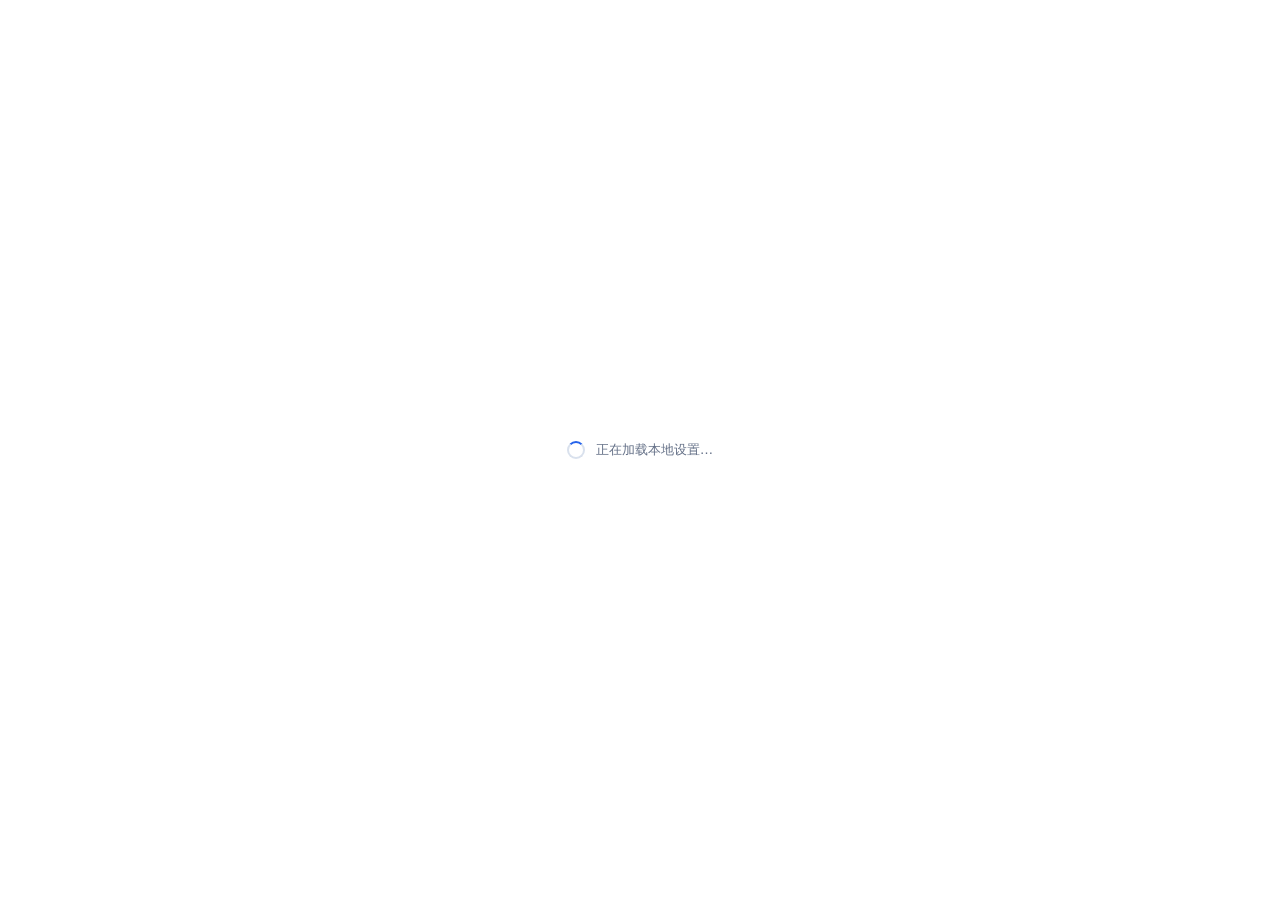
<file: web/index.html>
<!doctype html>
<html lang="zh-CN">
<head>
  <meta charset="utf-8">
  <meta name="viewport" content="width=device-width, initial-scale=1">
  <meta name="color-scheme" content="light dark">
  <meta http-equiv="Content-Security-Policy" content="default-src 'none'; script-src 'self'; style-src 'self'; img-src 'self' data:; connect-src 'none'; object-src 'none'; frame-src 'none'; base-uri 'none'; form-action 'none'">
  <title>语点 · 设置与历史记录</title>
  <link rel="stylesheet" href="styles.css">
</head>
<body>
  <div class="app-shell">
  <div class="window-toolbar">
    <div class="window-drag pywebview-drag-region" aria-hidden="true"></div>
    <div class="window-actions" role="group" aria-label="窗口操作">
      <button type="button" data-window-action="minimize" aria-label="最小化" title="最小化" disabled>─</button>
      <button type="button" data-window-action="maximize" aria-label="最大化或还原" title="最大化或还原" disabled>□</button>
      <button type="button" data-window-action="close" aria-label="关闭设置窗口" title="关闭" disabled>×</button>
    </div>
  </div>
    <aside class="sidebar" aria-label="设置导航">
      <div class="brand">
        <span class="brand-mark" aria-hidden="true">
          <img src="app-icon.png" alt="">
        </span>
        <div>
          <strong>语点</strong>
        </div>
      </div>

      <nav class="nav-list">
        <button class="nav-item is-active" type="button" data-view="appearance" aria-selected="true">
          <svg viewBox="0 0 24 24" fill="none" aria-hidden="true">
            <path d="M12 3a9 9 0 1 0 0 18h1.2a1.8 1.8 0 0 0 0-3.6h-1a1.5 1.5 0 0 1 0-3h2.6A6.2 6.2 0 0 0 21 8.2C21 5.3 17 3 12 3Z"/>
            <circle cx="7.5" cy="9" r=".8" fill="currentColor" stroke="none"/>
            <circle cx="10.2" cy="6.8" r=".8" fill="currentColor" stroke="none"/>
            <circle cx="14" cy="6.5" r=".8" fill="currentColor" stroke="none"/>
          </svg>
          <span>按钮设置</span>
        </button>
        <button class="nav-item" type="button" data-view="localModel" aria-selected="false">
          <svg viewBox="0 0 24 24" fill="none" aria-hidden="true">
            <path d="M12 3 4.5 7v10L12 21l7.5-4V7L12 3Z"/><path d="m4.8 7.2 7.2 4 7.2-4M12 11.2V21"/>
          </svg>
          <span>本地模式</span>
        </button>
        <button class="nav-item history-nav-item" type="button" data-view="history" aria-selected="false">
          <span class="nav-count" id="navHistoryCount">0</span>
          <span>识别历史</span>
        </button>
      </nav>

      <div class="sidebar-footer">
        <svg viewBox="0 0 24 24" fill="none" aria-hidden="true">
          <path d="M7 10V7a5 5 0 0 1 10 0v3M5.5 10h13v10h-13zM12 14v2"/>
        </svg>
        <span id="sidebarPrivacyText">本地模式不会上传录音</span>
      </div>
    </aside>

    <main class="main-content">
      <section class="view is-active" id="appearanceView" aria-labelledby="appearanceTitle">
        <header class="page-header">
          <div>
            <h1 id="appearanceTitle">按钮设置</h1>
          </div>
          <span class="save-state" id="saveState"><i></i>设置已同步</span>
        </header>

        <div class="appearance-grid">
          <article class="card preview-card">
            <div class="field-group appearance-preview-group">
              <div class="setting-label">
                <h2>按钮外观</h2>
              </div>
              <div class="checkerboard">
                <div class="preview-state" role="img" aria-label="待机状态按钮预览">
                  <div class="preview-button is-standby" data-preview-button>
                    <span class="preview-layered-wave" aria-hidden="true">
                      <svg class="preview-layered-wave-svg" viewBox="0 0 100 100" preserveAspectRatio="none" focusable="false">
                        <path class="preview-layered-wave-path preview-layered-wave-path-back" d="M32 50 L68 50"/>
                        <path class="preview-layered-wave-path preview-layered-wave-path-middle" d="M32 50 A18 18 0 0 0 68 50"/>
                        <path class="preview-layered-wave-path preview-layered-wave-path-front" d="M32 50 A18 18 0 0 1 68 50"/>
                      </svg>
                    </span>
                  </div>
                </div>
                <div class="preview-state" role="img" aria-label="录音状态按钮预览">
                  <div class="preview-button is-recording" data-preview-button>
                    <span class="preview-layered-wave" id="recordingLayeredWave" aria-hidden="true">
                      <svg class="preview-layered-wave-svg" viewBox="0 0 100 100" preserveAspectRatio="none" focusable="false">
                        <defs>
                          <linearGradient id="previewWaveBackGradient" x1="0" y1="0" x2="1" y2="0"><stop offset="0" stop-color="#c2e1ff" stop-opacity="0"/><stop offset=".18" stop-color="#8edbff"/><stop offset=".5" stop-color="#effdff"/><stop offset=".82" stop-color="#6de2ff"/><stop offset="1" stop-color="#c2e1ff" stop-opacity="0"/></linearGradient>
                          <linearGradient id="previewWaveMiddleGradient" x1="0" y1="0" x2="1" y2="0"><stop offset="0" stop-color="#c2e1ff" stop-opacity="0"/><stop offset=".18" stop-color="#8edbff"/><stop offset=".5" stop-color="#effdff"/><stop offset=".82" stop-color="#6de2ff"/><stop offset="1" stop-color="#c2e1ff" stop-opacity="0"/></linearGradient>
                          <linearGradient id="previewWaveFrontGradient" x1="0" y1="0" x2="1" y2="0"><stop offset="0" stop-color="#c2e1ff" stop-opacity="0"/><stop offset=".18" stop-color="#8edbff"/><stop offset=".5" stop-color="#effdff"/><stop offset=".82" stop-color="#6de2ff"/><stop offset="1" stop-color="#c2e1ff" stop-opacity="0"/></linearGradient>
                        </defs>
                        <path class="preview-layered-wave-path preview-layered-wave-path-back" stroke="url(#previewWaveBackGradient)"/>
                        <path class="preview-layered-wave-path preview-layered-wave-path-middle" stroke="url(#previewWaveMiddleGradient)"/>
                        <path class="preview-layered-wave-path preview-layered-wave-path-front" stroke="url(#previewWaveFrontGradient)"/>
                      </svg>
                    </span>
                  </div>
                </div>
              </div>
            </div>

            <div class="field-group appearance-color-group">
              <label for="colorText">按钮颜色</label>
              <div class="color-control">
                <input id="colorPicker" class="color-picker" type="color" value="#103E83" aria-label="选择按钮颜色">
                <div class="text-field color-text-field">
                  <span id="colorSwatch" aria-hidden="true"></span>
                  <input id="colorText" type="text" value="#103E83" maxlength="7" spellcheck="false" autocomplete="off">
                </div>
              </div>
              <div class="swatches" aria-label="常用颜色">
                <button class="swatch-blue" type="button" data-color="#2563EB" aria-label="经典蓝"></button>
                <button class="swatch-violet" type="button" data-color="#7C3AED" aria-label="紫色"></button>
                <button class="swatch-teal" type="button" data-color="#0D9488" aria-label="青绿色"></button>
                <button class="swatch-pink" type="button" data-color="#DB2777" aria-label="玫红色"></button>
                <button class="swatch-orange" type="button" data-color="#EA580C" aria-label="橙色"></button>
                <button class="swatch-green" type="button" data-color="#16A34A" aria-label="绿色"></button>
                <button class="swatch-red" type="button" data-color="#DC2626" aria-label="红色"></button>
                <button class="swatch-slate" type="button" data-color="#475569" aria-label="灰蓝色"></button>
              </div>
              <p class="field-error" id="colorError" role="alert"></p>
            </div>

            <div class="field-group opacity-group">
              <label for="opacityRange">大小和透明度</label>
              <div class="opacity-control">
                <output id="opacityOutput" for="opacityRange">100%</output>
                <input id="opacityRange" type="range" min="30" max="100" step="1" value="100">
                <output id="sizeOutput" for="sizeRange">72 px</output>
                <input id="sizeRange" type="range" min="64" max="80" step="1" value="72">
              </div>
            </div>

          </article>

          <article class="card controls-card">
            <div class="card-heading">
              <div>
                <h2>录音控制</h2>
              </div>
            </div>

            <div class="control-card-grid">
              <section class="control-setting-card recording-card" aria-label="录音快捷键、实时文字与自动输入设置">
                <div class="field-group hotkey-group">
                  <label for="hotkeyInput">全局录音快捷键</label>
                  <div class="hotkey-control">
                    <div class="text-field hotkey-field">
                      <svg viewBox="0 0 24 24" fill="none" aria-hidden="true"><rect x="3" y="6" width="18" height="12" rx="2"/><path d="M7 10h.01M11 10h.01M15 10h.01M18 10h.01M7 14h7M17 14h.01"/></svg>
                      <input id="hotkeyInput" type="text" value="Ctrl+Alt+Space" maxlength="40" spellcheck="false" autocomplete="off" aria-describedby="hotkeyHint hotkeyError hotkeyStatus">
                    </div>
                    <button class="button button-secondary hotkey-test-button" id="hotkeyTestButton" type="button">测试</button>
                  </div>
                  <p class="field-hint" id="hotkeyHint">可直接使用 F1～F24，也可填写 Ctrl+Alt+Space；按一次开始，再按一次停止。</p>
                  <p class="field-error" id="hotkeyError" role="alert"></p>
                  <p class="field-status" id="hotkeyStatus" aria-live="polite"></p>
                </div>

                <div class="field-group transcript-display-group">
                  <div class="standby-row">
                    <span class="setting-label">实时文字框<button class="help-tip" type="button" aria-label="实时文字框说明" data-tip="录音时在悬浮按钮上方显示临时识别文字；关闭后仍会完成最终识别。">?</button></span>
                    <label class="switch" for="transcriptToggle">
                      <input id="transcriptToggle" type="checkbox" role="switch">
                      <span aria-hidden="true"></span>
                      <b>显示</b>
                    </label>
                  </div>
                </div>

                <div class="field-group auto-paste-group">
                  <div class="standby-row">
                    <span class="setting-label">识别后自动输入<button class="help-tip" type="button" aria-label="识别后自动输入说明" data-tip="开启后把识别文字自动粘贴到录音前使用的软件；关闭后只保存历史并复制到剪贴板。">?</button></span>
                    <label class="switch" for="autoPasteToggle">
                      <input id="autoPasteToggle" type="checkbox" role="switch">
                      <span aria-hidden="true"></span>
                      <b>开启</b>
                    </label>
                  </div>
                </div>
              </section>

              <section class="control-setting-card confidence-card" aria-label="待命模式与匹配置信度设置">
                <div class="field-group standby-group">
                  <div class="standby-row">
                    <span class="setting-label">待命模式<button class="help-tip" type="button" aria-label="待命模式说明" data-tip="本地持续监听控制词，不上传音频。请把“开始”和“结束”单独说，并在前后短暂停顿。">?</button></span>
                    <label class="switch" for="standbyToggle">
                      <input id="standbyToggle" type="checkbox" role="switch">
                      <span aria-hidden="true"></span>
                      <b>关闭</b>
                    </label>
                  </div>
                  <div class="confidence-setting">
                    <div class="confidence-title-row">
                      <label for="standbyConfidence" class="setting-label">匹配置信度<button class="help-tip" type="button" aria-label="匹配置信度说明" data-tip="表示识别文字与控制词的相似程度，不是模型内部声学概率。数值越高越不容易误触发，普通话不标准时可适当降低。">?</button></label>
                      <button class="button button-secondary" id="controlWordTestButton" type="button" aria-pressed="false">测试控制词</button>
                    </div>
                    <div class="confidence-range-row">
                      <input id="standbyConfidence" type="range" min="70" max="100" step="1" value="80">
                      <output id="standbyConfidenceValue" for="standbyConfidence">80%</output>
                    </div>
                    <p class="field-status" id="controlWordTestStatus" aria-live="polite"></p>
                  </div>
                </div>

              </section>

              <div class="controls-footer controls-global-footer" role="group" aria-label="按钮设置操作">
                <button class="button button-secondary" id="resetButton" type="button">恢复默认</button>
                <button class="button button-primary" id="saveButton" type="button">
                  <svg viewBox="0 0 24 24" fill="none" aria-hidden="true"><path d="m5 12 4 4L19 6"/></svg>
                  <span>保存并应用</span>
                </button>
              </div>
            </div>
          </article>
        </div>
      </section>

      <section class="view local-mode-view local-mode-v3" id="localModelView" aria-labelledby="localModelTitle" hidden>
        <header class="page-header">
          <div>
            <h1 id="localModelTitle">本地模式</h1>
            <p>语音在本机处理。分别选择实时显示和停止后的识别模型。</p>
          </div>
          <span class="save-state" id="localModelState"><i></i>正在检查</span>
        </header>

        <div class="recognition-stack local-consistent-stack">
          <section class="card recognition-card local-consistent-card realtime-model-row" aria-labelledby="realtimeModelHeading">
            <div class="section-heading">
              <div>
                <h2 id="realtimeModelHeading">实时显示模型</h2>
                <p>讲话时显示临时文字。</p>
              </div>
            </div>
            <fieldset class="mode-options" id="realtimeModelOptions">
              <legend class="sr-only">选择实时显示文字模型</legend>
              <label class="mode-option">
                <input type="radio" name="realtimeModel" value="streaming-paraformer-bilingual-zh-en">
                <span><b>Streaming Paraformer</b><small>中英混说更准确</small></span>
              </label>
            </fieldset>
          </section>

          <section class="card recognition-card local-consistent-card" aria-labelledby="localModelsHeading">
            <div class="section-heading">
              <div>
                <h2 id="localModelsHeading">停止后识别模型</h2>
                <p>停止录音后生成最终文字，按识别效果和电脑性能选择。</p>
              </div>
            </div>
            <div class="local-model-workspace">
              <fieldset class="engine-options" id="localEngineOptions" aria-labelledby="localModelsHeading">
                <legend class="sr-only">选择本地识别模型</legend>
              </fieldset>
              <div class="local-model-detail-region">
                <div class="local-model-list" id="localModelList" aria-live="polite"></div>
                <p class="field-status" id="modelTestStatus" aria-live="polite"></p>
              </div>
            </div>
          </section>

          <section class="card recognition-card local-consistent-card local-device-row" aria-labelledby="localDeviceHeading">
            <div class="section-heading">
              <div>
                <h2 id="localDeviceHeading">运行设备</h2>
                <p>选择模型运行设备。</p>
              </div>
            </div>
            <fieldset class="device-options compact-device-options" id="deviceOptions">
              <legend class="sr-only">本地模型运行设备</legend>
              <label><input type="radio" name="modelDevicePreference" value="auto"><span><span class="device-option-title"><b>自动选择</b><em>推荐</em></span><small>优先显卡，不可用时使用处理器</small></span></label>
              <label><input type="radio" name="modelDevicePreference" value="cpu"><span><b>使用处理器</b><small>兼容性最好</small></span></label>
              <label><input type="radio" name="modelDevicePreference" value="gpu"><span><b>使用显卡</b><small>需兼容显卡与运行组件</small></span></label>
            </fieldset>
          </section>

          <div class="model-save-bar local-save-bar">
            <p id="localRecognitionSummary">当前选择：Streaming Paraformer；Faster-Whisper Small；自动选择</p>
            <button class="button button-primary" id="localModelSaveButton" type="button">保存并应用</button>
          </div>
        </div>
      </section>

      <section class="view" id="historyView" aria-labelledby="historyTitle" hidden>
        <h1 class="sr-only" id="historyTitle">识别历史</h1>
        <div class="history-layout">
          <div class="history-list-pane">
            <div class="history-list-toolbar">
              <label class="search-box" for="historySearch">
                <svg viewBox="0 0 24 24" fill="none" aria-hidden="true"><circle cx="11" cy="11" r="6.5"/><path d="m16 16 4 4"/></svg>
                <input id="historySearch" type="search" placeholder="搜索历史文字" autocomplete="off">
                <kbd>Ctrl F</kbd>
              </label>
            </div>
            <div class="history-batch-status" id="historyBatchStatus" hidden></div>
            <div class="history-list-body">
              <div class="history-list" id="historyList" role="listbox" aria-label="识别历史列表"></div>
              <div class="empty-state" id="historyEmpty" hidden>
                <span class="empty-icon" aria-hidden="true">
                  <svg viewBox="0 0 24 24" fill="none"><path d="M4 6h16v14H4zM8 3h8v3M8 11h8M8 15h5"/></svg>
                </span>
                <strong>还没有识别记录</strong>
                <p>完成一次语音输入后会显示在这里。</p>
              </div>
            </div>
          </div>

          <article class="history-detail" id="historyDetail">
            <div class="detail-toolbar">
              <span id="detailTime">选择一条记录查看全文</span>
              <div class="detail-toolbar-actions">
                <span id="historyCount">0 条记录</span>
                <button class="icon-button" id="refreshButton" type="button" aria-label="刷新历史记录" title="刷新">
                  <svg viewBox="0 0 24 24" fill="none" aria-hidden="true"><path d="M20 6v5h-5M4 18v-5h5M6.1 8.2A7 7 0 0 1 18.5 7M17.9 15.8A7 7 0 0 1 5.5 17"/></svg>
                </button>
                <button class="button button-secondary detail-clear-button" id="clearButton" type="button">
                  <svg viewBox="0 0 24 24" fill="none" aria-hidden="true"><path d="M4 7h16M9 7V4h6v3M7 7l1 13h8l1-13M10 11v5M14 11v5"/></svg>
                  清空全部
                </button>
                <button class="button button-primary detail-copy-all-button" id="copyAllButton" type="button">
                  <svg viewBox="0 0 24 24" fill="none" aria-hidden="true"><rect x="8" y="8" width="11" height="11" rx="2"/><path d="M16 8V6a2 2 0 0 0-2-2H6a2 2 0 0 0-2 2v8a2 2 0 0 0 2 2h2"/></svg>
                  复制全部
                </button>
              </div>
            </div>
            <div class="detail-body">
              <div class="detail-placeholder" id="detailPlaceholder">
                <span class="empty-icon" aria-hidden="true">
                  <svg viewBox="0 0 24 24" fill="none"><path d="M7 3h7l4 4v14H7zM14 3v5h5M10 13h5M10 17h5"/></svg>
                </span>
                <strong>选择一条记录查看全文</strong>
                <p>正文支持选择，也可以一键复制到系统剪贴板。</p>
              </div>
              <div class="detail-content" id="detailContent" hidden>
                <pre id="detailText" tabindex="0"></pre>
                <div class="detail-actions">
                  <button class="button button-secondary" id="deleteButton" type="button">
                    <svg viewBox="0 0 24 24" fill="none" aria-hidden="true"><path d="M4 7h16M9 7V4h6v3M7 7l1 13h8l1-13"/></svg>
                    删除此条
                  </button>
                  <button class="button button-primary" id="copyButton" type="button">
                    <svg viewBox="0 0 24 24" fill="none" aria-hidden="true"><rect x="8" y="8" width="11" height="11" rx="2"/><path d="M16 8V6a2 2 0 0 0-2-2H6a2 2 0 0 0-2 2v8a2 2 0 0 0 2 2h2"/></svg>
                    复制全文
                  </button>
                </div>
              </div>
            </div>
          </article>
        </div>
      </section>
    </main>
  </div>

  <div class="modal-backdrop" id="confirmModal" hidden>
    <div class="modal" role="dialog" aria-modal="true" aria-labelledby="modalTitle" aria-describedby="modalMessage">
      <span class="modal-icon" aria-hidden="true">
        <svg viewBox="0 0 24 24" fill="none"><path d="M12 3 2.8 20h18.4L12 3ZM12 9v5M12 17.5v.1"/></svg>
      </span>
      <h2 id="modalTitle">确认操作</h2>
      <p id="modalMessage"></p>
      <div class="modal-actions">
        <button class="button button-secondary" id="modalCancel" type="button">取消</button>
        <button class="button button-danger" id="modalConfirm" type="button">确认删除</button>
      </div>
    </div>
  </div>

  <div class="toast" id="toast" role="status" aria-live="polite" aria-atomic="true">
    <svg viewBox="0 0 24 24" fill="none" aria-hidden="true"><path d="m5 12 4 4L19 6"/></svg>
    <span id="toastMessage"></span>
  </div>

  <div class="boot-screen" id="bootScreen" aria-live="polite">
    <span class="spinner" aria-hidden="true"></span>
    <span>正在加载本地设置…</span>
  </div>

  <script src="app.js" defer></script>
</body>
</html>
</file>
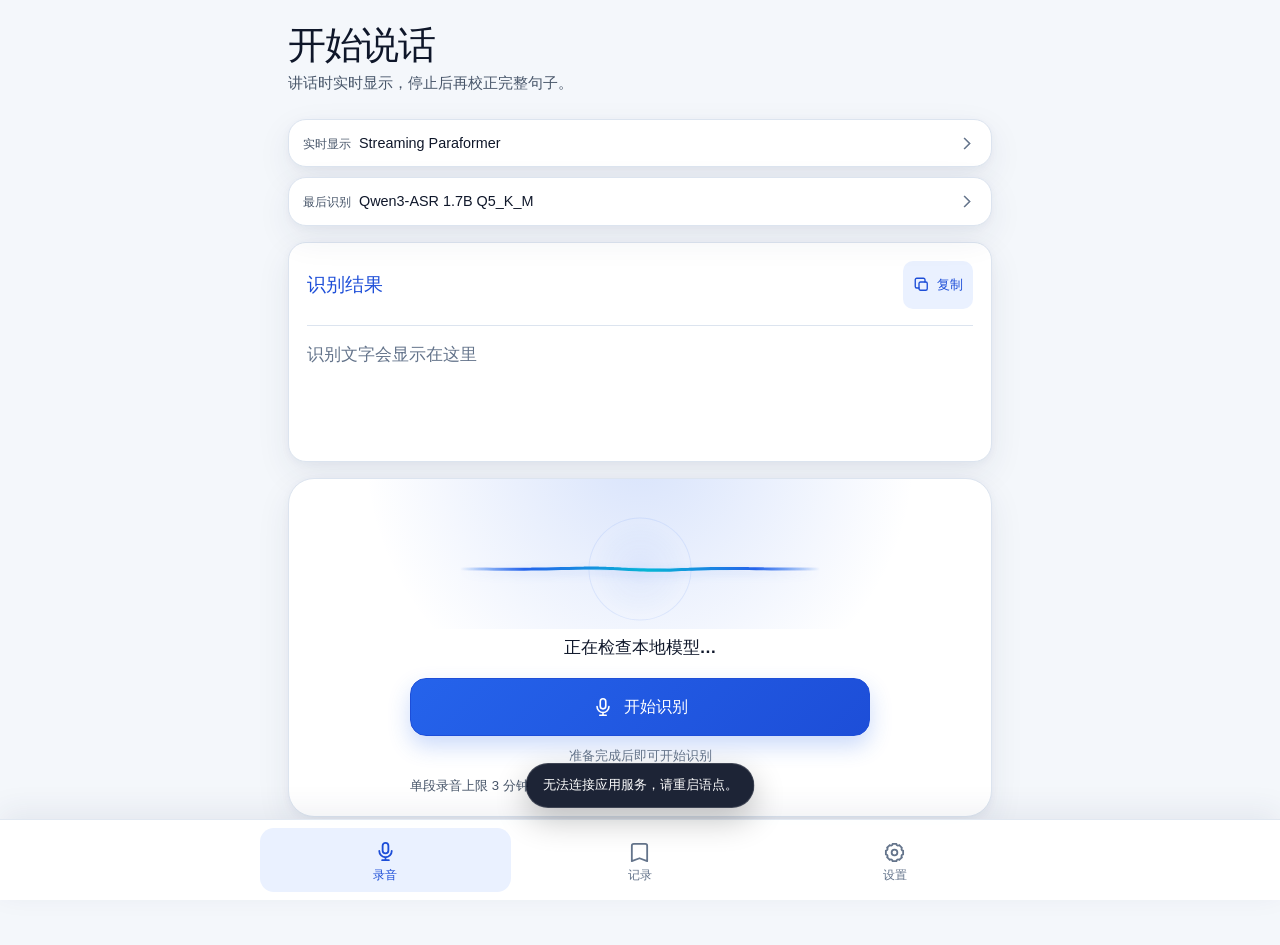
<file: android-app/app/src/main/assets/web/index.html>
<!doctype html>
<html lang="zh-CN">
<head>
  <meta charset="utf-8">
  <meta name="viewport" content="width=device-width, initial-scale=1, viewport-fit=cover">
  <meta name="color-scheme" content="light dark">
  <meta http-equiv="Content-Security-Policy" content="default-src 'self'; script-src 'self'; style-src 'self'; img-src 'self' data:; connect-src 'none'; media-src 'none'; object-src 'none'; frame-src 'none'; base-uri 'none'; form-action 'none'">
  <title>悬浮语音按钮</title>
  <script src="theme.js"></script>
  <link rel="stylesheet" href="styles.css?v=20260824-01">
</head>
<body>
  <a class="skip-link" href="#mainContent">跳到主要内容</a>

  <div class="app-shell">
    <main id="mainContent" class="main-content" tabindex="-1">
      <section class="page is-active" data-page="recording" aria-labelledby="recordingTitle">
        <header class="page-header recording-header">
          <div>
            <h1 id="recordingTitle">开始说话</h1>
            <p class="page-intro">讲话时实时显示，停止后再校正完整句子。</p>
          </div>
        </header>

        <div class="active-models-list" aria-label="当前识别模型">
          <button id="realtimeModelButton" class="active-models-card" type="button" aria-label="查看实时显示模型">
            <span class="active-model-progress" aria-hidden="true"></span>
            <span class="active-models-copy">
              <span class="active-model-label">实时显示</span>
              <strong id="realtimeModelName">Streaming Paraformer</strong>
              <small id="realtimeModelProgress" class="is-hidden"></small>
            </span>
            <svg class="active-models-chevron" viewBox="0 0 24 24" aria-hidden="true"><path d="m9 5 7 7-7 7"></path></svg>
          </button>
          <button id="finalModelButton" class="active-models-card" type="button" aria-label="查看最后识别模型">
            <span class="active-model-progress" aria-hidden="true"></span>
            <span class="active-models-copy">
              <span class="active-model-label">最后识别</span>
              <strong id="finalModelName">Qwen3-ASR 1.7B Q5_K_M</strong>
              <small id="finalModelProgress" class="is-hidden"></small>
            </span>
            <svg class="active-models-chevron" viewBox="0 0 24 24" aria-hidden="true"><path d="m9 5 7 7-7 7"></path></svg>
          </button>
        </div>

        <section class="transcript-card" aria-labelledby="transcriptTitle">
          <div class="section-heading compact-heading">
            <div class="transcript-heading-copy">
              <h2 id="transcriptTitle" class="transcript-section-title">识别结果</h2>
              <span id="finalRecognitionStatus" class="final-recognition-status is-hidden" role="status">最后识别中···</span>
            </div>
            <button id="copyTranscriptButton" class="icon-text-button" type="button">
              <svg viewBox="0 0 24 24" aria-hidden="true">
                <rect x="8" y="8" width="11" height="11" rx="2"></rect>
                <path d="M16 8V5a2 2 0 0 0-2-2H5a2 2 0 0 0-2 2v9a2 2 0 0 0 2 2h3"></path>
              </svg>
              复制
            </button>
          </div>
          <p id="transcriptText" class="transcript-text is-placeholder">识别文字会显示在这里</p>
          <p id="recognitionAnnouncement" class="visually-hidden" aria-live="polite" aria-atomic="true"></p>
        </section>

        <section class="voice-stage" aria-labelledby="statusText">
          <div class="wave-shell" id="waveShell" data-active="false">
            <div class="wave-halo" aria-hidden="true"></div>
            <svg class="waveform" viewBox="0 0 360 112" role="img" aria-label="实时麦克风声波">
              <defs>
                <linearGradient id="waveGradientPrimary" x1="0" y1="0" x2="1" y2="0">
                  <stop offset="0" stop-color="#2563eb" stop-opacity="0"></stop>
                  <stop offset="0.18" stop-color="#2563eb"></stop>
                  <stop offset="0.52" stop-color="#06b6d4"></stop>
                  <stop offset="0.82" stop-color="#2563eb"></stop>
                  <stop offset="1" stop-color="#2563eb" stop-opacity="0"></stop>
                </linearGradient>
                <linearGradient id="waveGradientSoft" x1="0" y1="0" x2="1" y2="0">
                  <stop offset="0" stop-color="#38bdf8" stop-opacity="0"></stop>
                  <stop offset="0.5" stop-color="#38bdf8" stop-opacity="0.72"></stop>
                  <stop offset="1" stop-color="#38bdf8" stop-opacity="0"></stop>
                </linearGradient>
              </defs>
              <path id="waveBack" class="wave-path wave-path-back" d="M0 56 L360 56"></path>
              <path id="waveMiddle" class="wave-path wave-path-middle" d="M0 56 L360 56"></path>
              <path id="waveFront" class="wave-path wave-path-front" d="M0 56 L360 56"></path>
            </svg>
          </div>

          <div class="status-copy">
            <h2 id="statusText" aria-live="polite">正在检查本地模型…</h2>
          </div>

          <div class="record-actions">
            <button id="recordButton" class="button button-primary record-button" type="button">
              <svg class="button-icon" viewBox="0 0 24 24" aria-hidden="true">
                <rect x="9" y="3" width="6" height="11" rx="3"></rect>
                <path d="M5.5 11.5a6.5 6.5 0 0 0 13 0M12 18v3M8.5 21h7"></path>
              </svg>
              <span id="recordButtonText">开始识别</span>
            </button>
            <button id="cancelButton" class="button button-quiet is-hidden" type="button">取消本次</button>
            <p id="statusHint" class="status-hint">准备完成后即可开始识别</p>
            <p id="recordingLimitText" class="recording-limit" role="timer" aria-live="off">单段录音上限 3 分钟</p>
          </div>
        </section>

        <button id="resourceNotice" class="resource-notice is-hidden" type="button">
          <svg viewBox="0 0 24 24" aria-hidden="true"><path d="M12 3v12m0 0 4-4m-4 4-4-4"></path><path d="M5 19h14"></path></svg>
          <span>需要先下载离线模型，点此前往设置</span>
        </button>
      </section>

      <section class="page" data-page="history" aria-labelledby="historyTitle" hidden>
        <header class="page-header">
          <div>
            <h1 id="historyTitle">识别记录</h1>
            <p id="historyCount" class="page-intro">还没有记录</p>
          </div>
          <button id="clearHistoryButton" class="button button-danger-quiet" type="button">清空</button>
        </header>

        <div id="historySelectionBar" class="history-selection-bar is-hidden" role="toolbar" aria-label="批量操作">
          <strong id="historySelectionCount">已选择 0 条</strong>
          <div>
            <button id="copySelectedHistoryButton" type="button">复制</button>
            <button id="deleteSelectedHistoryButton" class="is-danger" type="button">删除</button>
            <button id="cancelHistorySelectionButton" type="button">取消</button>
          </div>
        </div>

        <div id="historyEmpty" class="empty-state">
          <div class="empty-icon" aria-hidden="true">
            <svg viewBox="0 0 24 24"><path d="M7 3h10a2 2 0 0 1 2 2v16l-7-3-7 3V5a2 2 0 0 1 2-2Z"></path></svg>
          </div>
          <h2 id="historyEmptyTitle">识别完成后会出现在这里</h2>
          <p id="historyEmptyText">最多保存 500 条；本地识别不上传录音，系统识别取决于手机语音服务。</p>
        </div>
        <button id="loadMoreHistory" class="button button-secondary is-hidden" type="button">显示更多记录</button>
        <div id="historyList" class="history-list"></div>
        <div class="history-search-dock">
          <div class="search-field">
            <svg viewBox="0 0 24 24" aria-hidden="true"><circle cx="11" cy="11" r="7"></circle><path d="m20 20-4-4"></path></svg>
            <label class="visually-hidden" for="historySearch">搜索识别记录</label>
            <input id="historySearch" type="search" inputmode="search" placeholder="搜索记录" autocomplete="off">
          </div>
          <button id="copyAllHistoryButton" class="copy-all-history" type="button" aria-label="复制全部识别记录">复制全部</button>
        </div>
      </section>

      <section class="page" data-page="settings" aria-labelledby="settingsTitle" hidden>
        <header class="page-header">
          <div>
            <h1 id="settingsTitle">设置</h1>
            <p class="page-intro">选择实时显示和最后识别模型。</p>
          </div>
        </header>

        <section class="settings-section" aria-labelledby="themeTitle">
          <div class="setting-row theme-setting-row">
            <h2 id="themeTitle" class="resource-section-title">界面主题</h2>
            <div class="theme-options" role="group" aria-labelledby="themeTitle">
              <button type="button" data-theme-choice="light" aria-pressed="false">白色</button>
              <button type="button" data-theme-choice="dark" aria-pressed="false">黑色</button>
            </div>
          </div>
        </section>

        <section class="settings-section" aria-labelledby="engineTitle">
          <div class="section-heading">
            <div>
              <h2 id="engineTitle" class="resource-section-title">识别模型</h2>
            </div>
            <button id="openResourceManagerButton" class="model-manager-link" type="button">管理模型文件</button>
          </div>
          <div class="engine-options" id="engineOptions">
            <fieldset class="engine-group">
              <legend><strong>实时显示</strong><span>讲话时持续显示临时识别文字</span></legend>
              <label class="engine-card">
                <input type="radio" name="realtimeEngine" value="streaming_paraformer" checked>
                <span class="radio-mark" aria-hidden="true"></span>
                <span class="engine-copy"><strong>Streaming Paraformer</strong><small>运行内存约 500 MB</small></span>
              </label>
            </fieldset>
            <fieldset class="engine-group">
              <legend><strong>最后识别</strong><span>停止录音后生成最终文字</span></legend>
              <label class="engine-card">
                <input type="radio" name="finalEngine" value="faster_whisper_small">
                <span class="radio-mark" aria-hidden="true"></span>
                <span class="engine-copy"><strong>Faster-Whisper Small</strong><small>运行内存约 1.5 GB</small></span>
              </label>
              <label class="engine-card">
                <input type="radio" name="finalEngine" value="qwen3_asr_17b_q5_k_m" checked>
                <span class="radio-mark" aria-hidden="true"></span>
                <span class="engine-copy"><strong>Qwen3-ASR 1.7B Q5_K_M</strong><small>运行内存约 3 GB</small></span>
              </label>
            </fieldset>
          </div>
        </section>

        <section class="settings-section overlay-appearance" aria-labelledby="overlayTitle">
          <div class="setting-row overlay-toggle-row">
            <div class="setting-copy">
              <h2 id="overlayTitle" class="resource-section-title">悬浮语音按钮</h2>
              <p id="overlayStatus">开启后可在其他应用上方开始识别。</p>
            </div>
            <label class="switch-control">
              <span class="visually-hidden">开启悬浮语音按钮</span>
              <input id="overlaySwitch" type="checkbox">
              <span class="switch-track" aria-hidden="true"><span class="switch-thumb"></span></span>
            </label>
          </div>
          <p id="overlayEdgeHint" class="visually-hidden">可拖动悬浮球并自动贴边。</p>
          <div id="overlayPreview" class="overlay-demo" data-side="right" style="--overlay-demo-opacity: .72; --overlay-demo-size: 64px" aria-label="可拖动并自动贴边的悬浮球预览" aria-describedby="overlayEdgeHint">
            <div id="overlayPreviewText" class="overlay-demo-text" aria-live="polite">待机：点击悬浮球开始识别。</div>
            <button id="overlayPreviewOrb" class="overlay-demo-orb" type="button" aria-pressed="false" aria-label="悬浮球当前为待机，点击开始录音">
              <svg id="overlayWaveform" class="overlay-waveform" viewBox="0 0 120 72" aria-hidden="true" focusable="false">
                <defs>
                  <linearGradient id="overlayWaveGradientPrimary" x1="0" y1="0" x2="1" y2="0">
                    <stop offset="0" stop-color="#2563eb" stop-opacity="0"></stop>
                    <stop offset="0.18" stop-color="#2563eb"></stop>
                    <stop offset="0.52" stop-color="#06b6d4"></stop>
                    <stop offset="0.82" stop-color="#2563eb"></stop>
                    <stop offset="1" stop-color="#2563eb" stop-opacity="0"></stop>
                  </linearGradient>
                  <linearGradient id="overlayWaveGradientSoft" x1="0" y1="0" x2="1" y2="0">
                    <stop offset="0" stop-color="#38bdf8" stop-opacity="0"></stop>
                    <stop offset="0.5" stop-color="#38bdf8" stop-opacity="0.76"></stop>
                    <stop offset="1" stop-color="#38bdf8" stop-opacity="0"></stop>
                  </linearGradient>
                </defs>
                <path id="overlayWaveBack" class="overlay-wave-path overlay-wave-path-back" d="M0 36 L120 36"></path>
                <path id="overlayWaveMiddle" class="overlay-wave-path overlay-wave-path-middle" d="M0 36 L120 36"></path>
                <path id="overlayWaveFront" class="overlay-wave-path overlay-wave-path-front" d="M0 36 L120 36"></path>
              </svg>
            </button>
          </div>
          <div class="setting-row setting-row-compact">
            <div class="setting-copy">
              <h3>显示识别文字框</h3>
            </div>
            <label class="switch-control">
              <span class="visually-hidden">显示悬浮识别文字框</span>
              <input id="overlayTextSwitch" type="checkbox">
              <span class="switch-track" aria-hidden="true"><span class="switch-thumb"></span></span>
            </label>
          </div>
          <div class="range-setting">
            <label for="overlayOpacity">透明度</label>
            <input id="overlayOpacity" type="range" min="35" max="100" step="1" value="72">
            <output id="overlayOpacityValue" for="overlayOpacity">72%</output>
          </div>
          <div class="range-setting">
            <label for="overlaySize">大小</label>
            <input id="overlaySize" type="range" min="48" max="88" step="2" value="64">
            <output id="overlaySizeValue" for="overlaySize">64 dp</output>
          </div>
        </section>

        <section class="privacy-note" aria-label="隐私说明">
          <svg viewBox="0 0 24 24" aria-hidden="true"><path d="M12 3 4.5 6v5c0 4.7 3.1 8.1 7.5 10 4.4-1.9 7.5-5.3 7.5-10V6L12 3Z"></path><path d="m9 12 2 2 4-4"></path></svg>
          <p>本地识别不会上传录音，也不会保存录音；识别文字仅保存在本机，可随时清空。</p>
        </section>
        <p id="versionText" class="version-text"></p>
      </section>
    </main>

    <nav class="bottom-nav" aria-label="主要页面">
      <div class="bottom-nav-inner">
        <button class="nav-item is-active" type="button" data-target="recording" aria-current="page">
          <span class="nav-icon"><svg viewBox="0 0 24 24" aria-hidden="true"><rect x="9" y="3" width="6" height="11" rx="3"></rect><path d="M5.5 11.5a6.5 6.5 0 0 0 13 0M12 18v3M8.5 21h7"></path></svg></span>
          <span>录音</span>
        </button>
        <button class="nav-item" type="button" data-target="history">
          <span class="nav-icon"><svg viewBox="0 0 24 24" aria-hidden="true"><path d="M6 3h12a2 2 0 0 1 2 2v16l-8-3-8 3V5a2 2 0 0 1 2-2Z"></path></svg></span>
          <span>记录</span>
        </button>
        <button class="nav-item" type="button" data-target="settings">
          <span class="nav-icon"><svg viewBox="0 0 24 24" aria-hidden="true"><circle cx="12" cy="12" r="3"></circle><path d="M19.4 15a1.7 1.7 0 0 0 .34 1.88l.06.06-2.83 2.83-.06-.06a1.7 1.7 0 0 0-1.88-.34 1.7 1.7 0 0 0-1.03 1.56V21h-4v-.08A1.7 1.7 0 0 0 9 19.36a1.7 1.7 0 0 0-1.88.34l-.06.06-2.83-2.83.06-.06A1.7 1.7 0 0 0 4.63 15 1.7 1.7 0 0 0 3.08 14H3v-4h.08A1.7 1.7 0 0 0 4.64 9a1.7 1.7 0 0 0-.34-1.88l-.06-.06 2.83-2.83.06.06A1.7 1.7 0 0 0 9 4.63 1.7 1.7 0 0 0 10 3.08V3h4v.08A1.7 1.7 0 0 0 15 4.64a1.7 1.7 0 0 0 1.88-.34l.06-.06 2.83 2.83-.06.06A1.7 1.7 0 0 0 19.37 9 1.7 1.7 0 0 0 20.92 10H21v4h-.08A1.7 1.7 0 0 0 19.4 15Z"></path></svg></span>
          <span>设置</span>
        </button>
      </div>
    </nav>
  </div>

  <dialog id="resourceManagerDialog" class="resource-manager-dialog" aria-labelledby="resourceManagerTitle">
    <article class="resource-manager-shell">
      <header class="resource-manager-header">
        <div>
          <p>本机资源</p>
          <h2 id="resourceManagerTitle">管理模型文件</h2>
        </div>
        <button id="closeResourceManagerButton" class="resource-manager-close" type="button" aria-label="关闭模型文件管理">
          <svg viewBox="0 0 24 24" aria-hidden="true"><path d="m7 7 10 10M17 7 7 17"></path></svg>
        </button>
      </header>
      <p class="resource-manager-intro">可下载、暂停、校验或删除手机上的模型文件。</p>
      <div id="resourceList" class="resource-list"></div>
      <p id="resourceAnnouncement" class="visually-hidden" aria-live="polite" aria-atomic="true"></p>
    </article>
  </dialog>

  <dialog id="confirmDialog" class="confirm-dialog" aria-labelledby="confirmTitle">
    <div class="dialog-heading">
      <div class="dialog-icon" aria-hidden="true">
        <svg viewBox="0 0 24 24"><path d="M12 3 2.8 19a1.4 1.4 0 0 0 1.2 2h16a1.4 1.4 0 0 0 1.2-2L12 3Z"></path><path d="M12 9v5m0 3h.01"></path></svg>
      </div>
      <h2 id="confirmTitle">请确认</h2>
    </div>
    <p id="confirmMessage"></p>
    <div class="dialog-actions">
      <button id="confirmCancel" class="button button-secondary" type="button">取消</button>
      <button id="confirmAccept" class="button button-danger" type="button">确认删除</button>
    </div>
  </dialog>

  <div id="toast" class="toast" role="status" aria-live="polite" aria-atomic="true"></div>
  <script src="app.js?v=20260824-01" defer></script>
</body>
</html>
</file>
<file: web/styles.css>
:root {
  color-scheme: light;
  --accent: #2563eb;
  --accent-hover: #1d4ed8;
  --accent-soft: #eff6ff;
  --accent-ring: rgba(37, 99, 235, 0.22);
  --button-color: #103e83;
  --preview-opacity: 1;
  --range-progress: 100%;
  --page: #ffffff;
  --sidebar: #f7f8fa;
  --surface: #ffffff;
  --surface-muted: #f8fafc;
  --border: #e4e9f1;
  --border-strong: #d5dce8;
  --text: #172033;
  --text-secondary: #647087;
  --text-tertiary: #8a95a8;
  --danger: #dc2626;
  --danger-hover: #b91c1c;
  --danger-soft: #fff1f2;
  --shadow-float: 0 18px 48px rgba(15, 23, 42, 0.18);
  --radius-lg: 8px;
  --radius-md: 7px;
  --radius-sm: 6px;
  --ease: cubic-bezier(.2, .8, .2, 1);
  --font-size-small: 13px;
  --font-size-body: 14px;
  --font-size-heading: 16px;
  --font-size-page-title: 32px;
}

* {
  box-sizing: border-box;
}

[hidden] {
  display: none !important;
}

.sr-only {
  position: absolute;
  font-size: var(--font-size-small);
  width: 1px;
  height: 1px;
  padding: 0;
  overflow: hidden;
  clip: rect(0, 0, 0, 0);
  white-space: nowrap;
  border: 0;
}

html,
body {
  width: 100%;
  min-width: 0;
  height: 100%;
  margin: 0;
}

body {
  overflow: hidden;
  background: var(--surface);
  color: var(--text);
  font-family: "Segoe UI Variable Text", "Microsoft YaHei UI", "Microsoft YaHei", system-ui, sans-serif;
  font-size: var(--font-size-body);
  -webkit-font-smoothing: antialiased;
  text-rendering: optimizeLegibility;
  user-select: none;
}

button,
input,
select,
textarea {
  font: inherit;
}

button {
  color: inherit;
}

button,
input[type="range"],
input[type="color"] {
  cursor: pointer;
}

button:focus-visible,
input:focus-visible,
pre:focus-visible {
  outline: 3px solid var(--accent-ring);
  outline-offset: 2px;
}

svg {
  display: block;
  stroke: currentColor;
  stroke-width: 1.8;
  stroke-linecap: round;
  stroke-linejoin: round;
}

.app-shell {
  display: grid;
  grid-template-columns: 170px minmax(0, 1fr);
  width: 100%;
  height: 100%;
}

.sidebar {
  position: relative;
  z-index: 2;
  display: flex;
  min-height: 0;
  flex-direction: column;
  padding: 24px 14px 18px;
  background: var(--sidebar);
  border-right: 1px solid var(--border);
}

.brand {
  display: flex;
  align-items: center;
  gap: 11px;
  min-width: 0;
  padding: 0 8px 24px;
}

.brand-mark {
  display: grid;
  width: 37px;
  height: 37px;
  flex: 0 0 37px;
  place-items: center;
  color: var(--accent);
  background: transparent;
  border-radius: 0;
}

.brand-mark img {
  display: block;
  width: 100%;
  height: 100%;
  border-radius: 9px;
  object-fit: cover;
}

.brand div {
  min-width: 0;
}

.brand strong,
.brand span {
  display: block;
  overflow: hidden;
  white-space: nowrap;
  text-overflow: ellipsis;
}

.brand strong {
  margin-bottom: 2px;
  font-size: 18px;
  font-weight: 670;
  letter-spacing: -0.01em;
}

.brand div > span {
  color: var(--text-tertiary);
  font-size: var(--font-size-small);
}

.nav-list {
  display: grid;
  gap: 5px;
}

.nav-item {
  display: grid;
  grid-template-columns: 20px 1fr auto;
  align-items: center;
  gap: 10px;
  width: 100%;
  min-height: 44px;
  padding: 0 11px;
  color: var(--text-secondary);
  background: transparent;
  border: 0;
  border-radius: 6px;
  text-align: left;
  transition: color 150ms var(--ease), background-color 150ms var(--ease);
}

.nav-item:hover {
  color: var(--text);
  background: #f4f6fa;
}

.nav-item.is-active {
  color: var(--accent);
  background: var(--accent-soft);
  font-weight: 630;
}

.nav-item svg {
  width: 20px;
  height: 20px;
}

.history-nav-item {
  grid-template-columns: auto 1fr;
}

.nav-count {
  min-width: 22px;
  height: 20px;
  padding: 0 6px;
  color: var(--text-tertiary);
  background: #edf0f5;
  border-radius: 999px;
  font-size: var(--font-size-small);
  font-variant-numeric: tabular-nums;
  font-weight: 650;
  line-height: 20px;
  text-align: center;
}

.nav-item.is-active .nav-count {
  color: var(--accent);
  background: #dbeafe;
}

.sidebar-footer {
  display: flex;
  align-items: flex-start;
  gap: 8px;
  margin-top: auto;
  padding: 13px 10px 0;
  color: var(--text-tertiary);
  border-top: 1px solid var(--border);
  font-size: var(--font-size-small);
  line-height: 1.5;
}

.sidebar-footer svg {
  width: 16px;
  height: 16px;
  flex: 0 0 16px;
  margin-top: 1px;
}

.main-content {
  min-width: 0;
  min-height: 0;
  overflow: auto;
  padding: clamp(28px, 4vh, 44px) clamp(30px, 4vw, 58px) 36px;
  background: var(--surface);
}

.main-content,
.history-list,
.detail-content pre {
  scrollbar-gutter: stable;
}

.main-content::-webkit-scrollbar,
.history-list::-webkit-scrollbar,
.detail-content pre::-webkit-scrollbar {
  width: 10px;
  height: 10px;
}

.main-content::-webkit-scrollbar-track,
.history-list::-webkit-scrollbar-track,
.detail-content pre::-webkit-scrollbar-track,
.main-content::-webkit-scrollbar-corner,
.history-list::-webkit-scrollbar-corner,
.detail-content pre::-webkit-scrollbar-corner {
  background: transparent;
}

.main-content::-webkit-scrollbar-thumb,
.history-list::-webkit-scrollbar-thumb,
.detail-content pre::-webkit-scrollbar-thumb {
  min-height: 42px;
  background: rgba(100, 116, 139, .11);
  background-clip: padding-box;
  border: 2px solid transparent;
  border-radius: 999px;
}

.main-content::-webkit-scrollbar-thumb:hover,
.history-list::-webkit-scrollbar-thumb:hover,
.detail-content pre::-webkit-scrollbar-thumb:hover {
  background: rgba(100, 116, 139, .22);
  background-clip: padding-box;
}

.main-content::-webkit-scrollbar-thumb:active,
.history-list::-webkit-scrollbar-thumb:active,
.detail-content pre::-webkit-scrollbar-thumb:active {
  background: rgba(100, 116, 139, .32);
  background-clip: padding-box;
}

.main-content::-webkit-scrollbar-button,
.history-list::-webkit-scrollbar-button,
.detail-content pre::-webkit-scrollbar-button {
  display: none;
  width: 0;
  height: 0;
}

.view {
  width: 100%;
  max-width: 1320px;
  margin: 0;
  opacity: 1;
  transform: none;
}

.view.is-active {
  animation: none;
}

#historyView {
  height: 100%;
}

.page-header {
  display: flex;
  align-items: flex-start;
  justify-content: space-between;
  gap: 24px;
  margin-bottom: 32px;
  padding-bottom: 24px;
  border-bottom: 1px solid var(--border);
}

.page-header h1 {
  margin: 0;
  font-size: var(--font-size-page-title);
  font-weight: 690;
  letter-spacing: -0.035em;
  line-height: 1.15;
}

.page-header p {
  margin: 8px 0 0;
  color: var(--text-secondary);
  line-height: 1.55;
}

.save-state {
  display: inline-flex;
  align-items: center;
  gap: 7px;
  flex: 0 0 auto;
  min-height: 24px;
  padding: 0;
  color: #15803d;
  background: transparent;
  border: 0;
  border-radius: 0;
  font-size: var(--font-size-small);
  transition: color 160ms var(--ease), background-color 160ms var(--ease), border-color 160ms var(--ease);
}

.save-state i {
  width: 7px;
  height: 7px;
  background: #22c55e;
  border-radius: 50%;
}

.save-state.is-dirty {
  color: #9a3412;
  background: transparent;
}

.save-state.is-dirty i {
  background: #f97316;
}

.appearance-grid {
  display: grid;
  grid-template-columns: 1fr;
  gap: 0;
}

.model-grid {
  display: grid;
  grid-template-columns: minmax(360px, 1.08fr) minmax(320px, .92fr);
  gap: 20px;
}

.model-card,
.model-settings-card {
  padding: 24px;
}

.model-heading {
  display: flex;
  align-items: center;
  gap: 14px;
}

.model-heading h2 {
  margin: 0;
  font-size: var(--font-size-heading);
}

.model-heading p {
  margin: 5px 0 0;
  color: var(--text-tertiary);
  font-size: var(--font-size-small);
}

.model-mark {
  display: grid;
  width: 46px;
  height: 46px;
  flex: 0 0 46px;
  place-items: center;
  color: var(--accent);
  background: var(--accent-soft);
  border-radius: 13px;
}

.model-mark svg {
  width: 24px;
  stroke: currentColor;
  stroke-width: 1.7;
}

.model-details {
  margin: 24px 0 0;
}

.model-details > div {
  display: grid;
  grid-template-columns: 92px minmax(0, 1fr);
  gap: 14px;
  padding: 14px 0;
  border-top: 1px solid var(--border);
}

.model-details dt {
  color: var(--text-tertiary);
  font-size: var(--font-size-small);
}

.model-details dd {
  min-width: 0;
  margin: 0;
  color: var(--text-primary);
  font-size: var(--font-size-small);
  overflow-wrap: anywhere;
}

.device-options {
  display: grid;
  gap: 10px;
  margin: 20px 0 0;
  padding: 0;
  border: 0;
}

.device-options label {
  display: flex;
  align-items: center;
  gap: 12px;
  min-height: 58px;
  padding: 10px 13px;
  border: 1px solid var(--border);
  border-radius: 6px;
  cursor: pointer;
  transition: border-color 160ms var(--ease), background-color 160ms var(--ease);
}

.device-options label:has(input:checked) {
  border-color: var(--accent);
  background: var(--accent-soft);
}

.device-options input {
  accent-color: var(--accent);
}

.device-options b,
.device-options small {
  display: block;
}

.device-options b { font-size: var(--font-size-small); }
.device-options small { margin-top: 3px; color: var(--text-tertiary); font-size: var(--font-size-small); }

.model-actions {
  display: flex;
  justify-content: flex-end;
  gap: 10px;
  margin-top: 22px;
  padding-top: 18px;
  border-top: 1px solid var(--border);
}

.recognition-stack {
  display: grid;
  gap: 0;
  padding-bottom: 0;
}

.recognition-card {
  padding: 0 0 32px;
  margin-bottom: 32px;
  border-bottom: 1px solid var(--border);
}

.section-heading {
  display: flex;
  align-items: flex-start;
  justify-content: space-between;
  gap: 18px;
  margin-bottom: 18px;
}

.section-heading h2 {
  margin: 0;
  font-size: var(--font-size-heading);
  font-weight: 670;
}

.section-heading p {
  margin: 6px 0 0;
  color: var(--text-secondary);
  font-size: var(--font-size-small);
  line-height: 1.55;
}

.mode-setting {
  display: grid;
  grid-template-columns: 118px minmax(0, 1fr);
  align-items: center;
  gap: 10px 16px;
  margin-bottom: 22px;
  padding: 18px 0;
  border-top: 1px solid var(--border);
  border-bottom: 1px solid var(--border);
}

.mode-setting h3,
.engine-subheading {
  margin: 0;
  font-size: var(--font-size-small);
  font-weight: 660;
}

.mode-setting > p {
  grid-column: 2;
  margin: 0;
  color: var(--text-secondary);
  font-size: var(--font-size-small);
  line-height: 1.5;
}

.mode-options {
  display: grid;
  grid-template-columns: repeat(2, minmax(0, 1fr));
  gap: 10px;
  margin: 0;
  padding: 0;
  border: 0;
}

.mode-option {
  position: relative;
  display: flex;
  min-height: 58px;
  align-items: center;
  padding: 9px 36px 9px 12px;
  border: 1px solid var(--border);
  border-radius: 6px;
  cursor: pointer;
}

.mode-option:has(input:checked) {
  border-color: var(--accent);
  background: var(--accent-soft);
}

.mode-option:has(input:disabled) {
  cursor: not-allowed;
  opacity: .52;
}

.mode-option input {
  position: absolute;
  top: 19px;
  right: 13px;
  accent-color: var(--accent);
}

.mode-option b,
.mode-option small {
  display: block;
}

.mode-option b { font-size: var(--font-size-small); }
.mode-option small { margin-top: 3px; color: var(--text-secondary); font-size: var(--font-size-small); }

.engine-subheading {
  margin-bottom: 10px;
}

.engine-options {
  display: grid;
  grid-template-columns: repeat(4, minmax(0, 1fr));
  gap: 10px;
  margin: 0;
  padding: 0;
  border: 0;
}

.engine-option {
  position: relative;
  display: grid;
  min-height: 86px;
  padding: 13px 14px;
  border: 1px solid var(--border);
  border-radius: 6px;
  cursor: pointer;
  transition: border-color 150ms var(--ease), background-color 150ms var(--ease);
}

.engine-option:hover {
  border-color: var(--border-strong);
  background: var(--surface-muted);
}

.engine-option:has(input:checked) {
  border-color: var(--accent);
  background: var(--accent-soft);
}

.engine-option input {
  position: absolute;
  top: 13px;
  right: 13px;
  accent-color: var(--accent);
}

.engine-option b,
.engine-option small,
.engine-option em {
  display: block;
  padding-right: 19px;
}

.engine-option b {
  font-size: var(--font-size-small);
}

.engine-option small {
  align-self: end;
  margin-top: 7px;
  color: var(--text-secondary);
  font-size: var(--font-size-small);
  line-height: 1.45;
}

.engine-option em {
  margin-top: 5px;
  color: var(--text-tertiary);
  font-size: var(--font-size-small);
  font-style: normal;
}

.local-model-list {
  display: grid;
  gap: 0;
  border-top: 1px solid var(--border);
}

.local-model-row {
  display: grid;
  grid-template-columns: minmax(190px, .9fr) minmax(260px, 1.4fr) auto;
  align-items: center;
  gap: 16px;
  min-height: 80px;
  padding: 15px 0;
  background: transparent;
  border: 0;
  border-bottom: 1px solid var(--border);
  border-radius: 0;
}

.local-model-row.is-selected {
  border-color: var(--border);
  background: transparent;
}

.local-model-row.is-selected .local-model-name b {
  color: var(--accent);
}

.local-model-name {
  min-width: 0;
}

.local-model-name b,
.local-model-name span {
  display: block;
}

.local-model-name b {
  margin-bottom: 5px;
  font-size: var(--font-size-small);
}

.local-model-name span,
.hardware-copy span {
  color: var(--text-secondary);
  font-size: var(--font-size-small);
  line-height: 1.5;
}

.hardware-copy {
  min-width: 0;
}

.hardware-copy span {
  display: block;
}

.hardware-copy strong {
  color: var(--text);
  font-weight: 630;
}

.model-status-cell {
  display: grid;
  justify-items: end;
  gap: 7px;
}

.status-pill {
  display: inline-flex;
  min-height: 24px;
  align-items: center;
  padding: 0;
  color: #166534;
  background: transparent;
  border: 0;
  border-radius: 0;
  font-size: var(--font-size-small);
}

.status-pill.is-missing {
  color: var(--text-secondary);
  background: transparent;
}

.local-runtime-grid {
  display: grid;
  grid-template-columns: minmax(330px, 1.15fr) minmax(280px, .85fr);
  gap: 20px;
  margin-top: 20px;
  padding-top: 20px;
  border-top: 1px solid var(--border);
}

.compact-device-options {
  grid-template-columns: repeat(3, minmax(0, 1fr));
  margin: 0;
}

.compact-device-options legend {
  margin-bottom: 10px;
  color: var(--text);
  font-size: var(--font-size-small);
  font-weight: 650;
}

.compact-device-options label {
  min-height: 70px;
  padding: 9px 10px;
  border-radius: 6px;
}

.model-save-bar {
  position: static;
  bottom: auto;
  z-index: auto;
  display: flex;
  min-height: 66px;
  align-items: center;
  justify-content: space-between;
  gap: 18px;
  padding: 18px 0 0;
  background: transparent;
  border: 0;
  border-top: 1px solid var(--border);
  border-radius: 0;
  box-shadow: none;
}

.model-save-bar p {
  margin: 0;
  color: var(--text-secondary);
  font-size: var(--font-size-small);
}

.card {
  background: transparent;
  border: 0;
  border-radius: 0;
  box-shadow: none;
}

.preview-card,
.controls-card {
  padding: 0 0 32px;
  margin: 0 0 32px;
  border-bottom: 1px solid var(--border);
}

.preview-card {
  display: grid;
  grid-template-columns: minmax(0, 1fr) minmax(210px, 1.18fr) minmax(0, 1fr);
  align-items: stretch;
  gap: clamp(20px, 3vw, 28px);
}

.preview-card > .field-group {
  display: grid;
  min-width: 0;
  align-self: stretch;
  grid-template-columns: 1fr;
  grid-template-rows: auto 1fr auto;
  align-items: start;
  align-content: start;
  gap: 8px;
  padding: 0;
  border-top: 0;
}

.preview-card > .field-group > label,
.preview-card > .field-group > .setting-label {
  grid-column: 1 / -1;
  grid-row: 1;
}

.appearance-grid > .card:last-child {
  padding-bottom: 0;
  margin-bottom: 0;
  border-bottom: 0;
}

.recognition-stack > .recognition-card {
  padding: 0 0 32px;
  margin-bottom: 32px;
  border-bottom: 1px solid var(--border);
}

.recognition-stack > .recognition-card:last-of-type {
  margin-bottom: 0;
  border-bottom: 0;
}

.card-heading {
  display: flex;
  align-items: flex-start;
  justify-content: space-between;
  gap: 14px;
  margin-bottom: 21px;
}

.card-heading h2 {
  margin: 0;
  font-size: var(--font-size-heading);
  font-weight: 660;
  letter-spacing: -0.015em;
}

.card-heading p {
  margin: 5px 0 0;
  color: var(--text-tertiary);
  font-size: var(--font-size-small);
}

.checkerboard {
  display: flex;
  min-height: 72px;
  align-items: center;
  justify-content: center;
  gap: 14px;
  padding: 5px 8px;
  overflow: hidden;
  background-color: #fff;
  background-image:
    linear-gradient(45deg, #edf1f6 25%, transparent 25%),
    linear-gradient(-45deg, #edf1f6 25%, transparent 25%),
    linear-gradient(45deg, transparent 75%, #edf1f6 75%),
    linear-gradient(-45deg, transparent 75%, #edf1f6 75%);
  background-position: 0 0, 0 10px, 10px -10px, -10px 0;
  background-size: 20px 20px;
  border: 0;
  border-top: 1px solid var(--border);
  border-bottom: 1px solid var(--border);
  border-radius: 0;
}

.appearance-preview-group {
  align-items: center;
  padding-top: 0;
  border-top: 0;
}

.appearance-preview-group > .checkerboard {
  grid-column: 1;
  grid-row: 2;
}

.appearance-preview-group h2 {
  margin: 0;
  font-size: var(--font-size-small);
  font-weight: 640;
}

.preview-state {
  display: grid;
  justify-items: center;
  gap: 4px;
  color: var(--text-secondary);
  font-size: var(--font-size-small);
}

.preview-button {
  position: relative;
  isolation: isolate;
  display: grid;
  width: 44px;
  height: 44px;
  overflow: hidden;
  place-items: center;
  color: #fff;
  background: var(--button-color);
  border: 0;
  border-radius: 50%;
  box-shadow: none;
  opacity: var(--preview-opacity, 1);
  transition: background-color 160ms var(--ease), opacity 160ms var(--ease);
}

.preview-button::before {
  position: absolute;
  z-index: 0;
  inset: 0;
  background: radial-gradient(ellipse at 28% 15%, #58adff99, transparent 55%), linear-gradient(145deg, transparent, #03152c88);
  box-shadow: inset 0 1px 2px #b7ddff99;
  content: "";
  opacity: 1;
  pointer-events: none;
}

.preview-mic {
  width: 40px;
  height: 40px;
  stroke-width: 2.15;
}

.preview-wave {
  display: flex;
  height: 28px;
  align-items: center;
  justify-content: center;
  gap: 4px;
}

.preview-wave i {
  display: block;
  width: 2px;
  height: var(--height);
  background: currentColor;
  border-radius: 999px;
}

.preview-wave .wave-xs { height: 8px; }
.preview-wave .wave-sm { height: 14px; }
.preview-wave .wave-md { height: 21px; }
.preview-wave .wave-lg { height: 28px; }

.controls-card {
  display: flex;
  flex-direction: column;
  align-self: stretch;
}

.appearance-grid > .controls-card {
  padding: 22px 24px 24px;
  margin: 0;
  background: var(--surface);
  border: 1px solid var(--border);
  border-radius: 10px;
  box-shadow: none;
}

.controls-card > .card-heading {
  margin-bottom: 4px;
}

.field-group {
  display: grid;
  grid-template-columns: minmax(180px, .35fr) minmax(0, .65fr);
  align-items: start;
  gap: 8px 28px;
  padding: 20px 0;
  border-top: 1px solid var(--border);
}

.appearance-color-group {
  grid-template-columns: 1fr;
  align-items: start;
  border-top: 0;
}

.appearance-color-group > .swatches {
  grid-column: 1;
  grid-row: 3;
}

.appearance-color-group > .color-control {
  grid-column: 1;
  grid-row: 2;
}

.appearance-color-group > .field-error {
  grid-column: 1 / -1;
  grid-row: 4;
  margin-top: 0;
}

.preview-card .opacity-group {
  align-items: center;
}

.field-group > label,
.label-row label {
  display: block;
  margin-bottom: 0;
  font-size: var(--font-size-small);
  font-weight: 640;
}

.field-group > label,
.field-group > .setting-label {
  grid-column: 1;
}

.field-group > .color-control,
.field-group > .swatches,
.field-group > .field-error,
.field-group > .field-status,
.hotkey-control {
  grid-column: 2;
}

.preview-card > .appearance-preview-group > .setting-label,
.preview-card > .appearance-color-group > label,
.preview-card > .opacity-group > label {
  grid-column: 1 / -1;
  grid-row: 1;
  white-space: nowrap;
}

.preview-card > .appearance-color-group > .color-control {
  grid-column: 1;
  grid-row: 2;
}

.preview-card > .appearance-color-group > .swatches {
  grid-column: 1;
  grid-row: 3;
}

.preview-card > .appearance-color-group > .field-error {
  grid-column: 1 / -1;
  grid-row: 4;
}

.preview-card > .appearance-color-group > .field-error:empty {
  display: none;
}

.color-control {
  display: grid;
  grid-template-columns: 36px minmax(82px, 1fr);
  gap: 6px;
  width: 100%;
}

.appearance-color-group .text-field {
  height: 36px;
  padding: 0 8px;
}

.opacity-control {
  display: grid;
  grid-column: 1;
  grid-row: 2;
  grid-template-columns: minmax(0, 1fr) auto;
  align-items: center;
  align-content: center;
  gap: 8px 12px;
  min-height: 72px;
}

.opacity-control > output {
  grid-column: 2;
  grid-row: 1;
  min-width: 49px;
  padding: 4px 8px;
  color: var(--accent);
  background: var(--accent-soft);
  border-radius: 7px;
  font-size: var(--font-size-small);
  font-weight: 700;
  text-align: center;
}

.opacity-control > input[type="range"] {
  grid-column: 1;
  grid-row: 1;
}

.opacity-control > .range-labels {
  grid-column: 1 / -1;
}

.opacity-control > #sizeOutput {
  grid-column: 2;
  grid-row: 2;
  min-width: 56px;
  white-space: nowrap;
}

.opacity-control > #opacityRange {
  background: linear-gradient(to right, var(--accent) var(--opacity-range-progress, 100%), #dfe5ee var(--opacity-range-progress, 100%));
}

.opacity-control > #sizeRange {
  grid-column: 1;
  grid-row: 2;
  background: linear-gradient(to right, var(--accent) var(--size-range-progress, 50%), #dfe5ee var(--size-range-progress, 50%));
}

.confidence-range-row > #standbyConfidence {
  background: linear-gradient(to right, var(--accent) var(--confidence-range-progress, 33.333%), #dfe5ee var(--confidence-range-progress, 33.333%));
}

.color-picker {
  width: 36px;
  height: 36px;
  padding: 0;
  overflow: hidden;
  background: var(--button-color);
  border: 1px solid var(--border-strong);
  border-radius: 6px;
}

.color-picker::-webkit-color-swatch-wrapper {
  padding: 0;
}

.color-picker::-webkit-color-swatch {
  border: 0;
}

.text-field {
  display: flex;
  min-width: 0;
  height: 44px;
  align-items: center;
  gap: 9px;
  padding: 0 12px;
  background: var(--surface);
  border: 1px solid var(--border-strong);
  border-radius: 6px;
  transition: border-color 150ms var(--ease), box-shadow 150ms var(--ease);
}

.text-field:focus-within {
  border-color: var(--accent);
  box-shadow: 0 0 0 3px var(--accent-ring);
}

.color-text-field > span {
  width: 15px;
  height: 15px;
  flex: 0 0 15px;
  background: var(--button-color);
  border-radius: 5px;
}

.text-field input {
  width: 100%;
  min-width: 0;
  padding: 0;
  color: var(--text);
  background: transparent;
  border: 0;
  outline: 0;
  font-family: "Cascadia Mono", "Consolas", monospace;
  font-size: var(--font-size-small);
  font-weight: 650;
  letter-spacing: .025em;
  text-transform: uppercase;
}

.swatches {
  display: flex;
  flex-wrap: nowrap;
  justify-content: flex-start;
  gap: 6px;
  margin-top: 0;
}

.swatches button {
  position: relative;
  width: 22px;
  height: 22px;
  padding: 0;
  background: var(--swatch);
  border: 2px solid var(--surface);
  border-radius: 50%;
  box-shadow: 0 0 0 1px var(--border-strong);
  transition: box-shadow 140ms var(--ease);
}

.swatch-blue { --swatch: #2563eb; }
.swatch-violet { --swatch: #7c3aed; }
.swatch-teal { --swatch: #0d9488; }
.swatch-pink { --swatch: #db2777; }
.swatch-orange { --swatch: #ea580c; }
.swatch-green { --swatch: #16a34a; }
.swatch-red { --swatch: #dc2626; }
.swatch-slate { --swatch: #475569; }

.swatches button.is-active::after {
  position: absolute;
  inset: 5px;
  content: "";
  border: solid #fff;
  border-width: 0 2px 2px 0;
  transform: rotate(45deg) translate(-1px, -1px);
}

.field-error {
  min-height: 17px;
  margin: 7px 0 -7px;
  color: var(--danger);
  font-size: var(--font-size-small);
}

.field-hint {
  margin: 8px 0 0;
  color: var(--text-tertiary);
  font-size: var(--font-size-small);
  line-height: 1.5;
}

.hotkey-field svg {
  width: 18px;
  height: 18px;
  flex: 0 0 18px;
  color: var(--text-tertiary);
}

.hotkey-control {
  display: grid;
  grid-template-columns: minmax(0, 1fr) auto;
  gap: 9px;
  width: min(100%, 620px);
}

.hotkey-group > .field-hint {
  grid-column: 1;
  grid-row: 2 / span 2;
  margin-top: 0;
}

.hotkey-group > .field-error {
  grid-row: 2;
}

.hotkey-group > .field-status {
  grid-row: 3;
}

.hotkey-test-button {
  min-width: 68px;
  min-height: 44px;
}

.hotkey-field input {
  font-family: "Segoe UI Variable Text", "Microsoft YaHei UI", sans-serif;
  text-transform: none;
}

.field-status {
  min-height: 17px;
  margin: 4px 0 -7px;
  color: #15803d;
  font-size: var(--font-size-small);
}

.field-status.is-error {
  color: var(--danger);
}

.standby-row {
  display: grid;
  grid-column: 1 / -1;
  grid-template-columns: minmax(180px, .35fr) minmax(0, .65fr);
  align-items: center;
  gap: 28px;
}

.standby-row .switch {
  justify-self: end;
}

.setting-label { display: inline-flex; align-items: center; gap: 7px; font-weight: 640; }
.help-tip { position: relative; display: inline-grid; width: 20px; height: 20px; padding: 0; place-items: center; color: var(--text-secondary); background: var(--surface-muted); border: 1px solid var(--border-strong); border-radius: 50%; font-size: var(--font-size-small); line-height: 1; }
.help-tip::after { position: absolute; z-index: 20; top: calc(100% + 8px); left: 0; width: 260px; padding: 9px 11px; content: attr(data-tip); color: #fff; background: #172033; border-radius: 6px; box-shadow: none; font-size: var(--font-size-small); font-weight: 400; line-height: 1.55; text-align: left; white-space: normal; opacity: 0; pointer-events: none; transition: opacity 120ms ease; }
.help-tip:hover::after, .help-tip:focus-visible::after { opacity: 1; }
.confidence-setting { display: grid; grid-column: 1 / -1; grid-template-columns: minmax(180px, .35fr) minmax(0, .65fr); gap: 9px 28px; margin-top: 10px; padding-top: 18px; border-top: 1px solid var(--border); }
.confidence-title-row { display: contents; }
.confidence-range-row { display: grid; grid-column: 2; grid-template-columns: minmax(0, 1fr) auto; align-items: center; gap: 12px; }
.confidence-title-row .setting-label { color: var(--text); font-size: var(--font-size-body); }
.confidence-title-row .button { min-height: 40px; justify-self: end; }
.confidence-range-row input { width: 100%; min-width: 0; margin-top: 0; }
.confidence-range-row output { min-width: 42px; color: var(--text-secondary); font-variant-numeric: tabular-nums; text-align: right; }

.standby-group > .field-status {
  grid-column: 2;
}

.standby-row > div > label {
  display: block;
  font-size: var(--font-size-small);
  font-weight: 640;
}

.standby-row p,
.privacy-note {
  margin: 6px 0 0;
  color: var(--text-tertiary);
  font-size: var(--font-size-small);
  line-height: 1.5;
}

.switch {
  display: grid;
  grid-template-columns: 42px auto;
  align-items: center;
  gap: 8px;
  cursor: pointer;
}

.switch input {
  position: absolute;
  opacity: 0;
  pointer-events: none;
}

.switch span {
  position: relative;
  width: 42px;
  height: 24px;
  background: #d5dce8;
  border-radius: 999px;
  transition: background-color 150ms var(--ease);
}

.switch span::after {
  position: absolute;
  top: 3px;
  left: 3px;
  width: 18px;
  height: 18px;
  content: "";
  background: #fff;
  border-radius: 50%;
  box-shadow: none;
  transition: transform 150ms var(--ease);
}

.switch input:checked + span {
  background: var(--accent);
}

.switch input:checked + span::after {
  transform: translateX(18px);
}

.switch input:focus-visible + span {
  outline: 3px solid var(--accent-ring);
  outline-offset: 2px;
}

.switch b {
  min-width: 26px;
  color: var(--text-secondary);
  font-size: var(--font-size-small);
  font-weight: 600;
}

.privacy-note {
  padding-left: 14px;
  position: relative;
}

.privacy-note::before {
  position: absolute;
  top: 6px;
  left: 1px;
  width: 6px;
  height: 6px;
  content: "";
  background: #22c55e;
  border-radius: 50%;
}

.label-row {
  display: grid;
  grid-column: 1 / -1;
  grid-template-columns: minmax(180px, .35fr) minmax(0, .65fr);
  align-items: center;
  gap: 28px;
}

.label-row label {
  margin: 0;
}

.label-row output {
  grid-column: 2;
  justify-self: end;
  min-width: 49px;
  padding: 4px 8px;
  color: var(--accent);
  background: var(--accent-soft);
  border-radius: 7px;
  font-size: var(--font-size-small);
  font-variant-numeric: tabular-nums;
  font-weight: 680;
  text-align: center;
}

input[type="range"] {
  width: 100%;
  height: 5px;
  margin: 19px 0 0;
  appearance: none;
  background: linear-gradient(to right, var(--accent) var(--range-progress, 100%), #dfe5ee var(--range-progress, 100%));
  border-radius: 999px;
  outline: 0;
}

.opacity-group > input[type="range"],
.opacity-group > .range-labels {
  grid-column: 2;
}

input[type="range"]::-webkit-slider-thumb {
  width: 18px;
  height: 18px;
  appearance: none;
  background: #fff;
  border: 5px solid var(--accent);
  border-radius: 50%;
  box-shadow: none;
}

.range-labels {
  display: flex;
  justify-content: space-between;
  margin-top: 9px;
  color: var(--text-tertiary);
  font-size: var(--font-size-small);
}

.controls-footer {
  display: flex;
  justify-content: space-between;
  gap: 12px;
  margin-top: 0;
  padding-top: 18px;
  border-top: 1px solid var(--border);
}

.button,
.icon-button {
  display: inline-flex;
  align-items: center;
  justify-content: center;
  gap: 8px;
  min-height: 40px;
  padding: 0 15px;
  background: transparent;
  border: 1px solid transparent;
  border-radius: 6px;
  font-size: var(--font-size-small);
  font-weight: 620;
  white-space: nowrap;
  transition: color 140ms var(--ease), background-color 140ms var(--ease), border-color 140ms var(--ease);
}

.button svg {
  width: 17px;
  height: 17px;
}

.button:disabled,
.icon-button:disabled {
  cursor: default;
  opacity: .52;
  transform: none;
}

.button-primary {
  color: #fff;
  background: var(--accent);
  border-color: var(--accent);
  box-shadow: none;
}

.button-primary:hover {
  background: var(--accent-hover);
  border-color: var(--accent-hover);
}

.button-secondary {
  color: var(--text-secondary);
  background: var(--surface);
  border-color: var(--border-strong);
}

.button-secondary:hover {
  color: var(--text);
  background: var(--surface-muted);
  border-color: #c5cedc;
}

.button-danger,
.button-danger-ghost:hover {
  color: #fff;
  background: var(--danger);
  border-color: var(--danger);
}

.button-danger:hover {
  background: var(--danger-hover);
  border-color: var(--danger-hover);
}

.button-danger-ghost {
  color: var(--danger);
  background: var(--danger-soft);
  border-color: #ffe4e6;
}

.danger-text {
  color: var(--danger);
}

.search-box {
  display: grid;
  grid-template-columns: 18px 1fr auto;
  height: 42px;
  align-items: center;
  gap: 9px;
  padding: 0 11px;
  color: var(--text-tertiary);
  background: var(--surface);
  border: 1px solid var(--border-strong);
  border-radius: 6px;
  transition: border-color 150ms var(--ease), box-shadow 150ms var(--ease);
}

.search-box:focus-within {
  border-color: var(--accent);
  box-shadow: 0 0 0 3px var(--accent-ring);
}

.search-box svg {
  width: 18px;
  height: 18px;
}

.search-box input {
  width: 100%;
  min-width: 0;
  padding: 0;
  color: var(--text);
  background: transparent;
  border: 0;
  outline: 0;
}

.search-box input::placeholder {
  color: #9aa5b6;
}

kbd {
  padding: 2px 6px;
  color: var(--text-tertiary);
  background: var(--surface-muted);
  border: 1px solid var(--border);
  border-bottom-color: var(--border-strong);
  border-radius: 5px;
  font-family: inherit;
  font-size: var(--font-size-small);
  white-space: nowrap;
}

#historyCount {
  color: var(--text-tertiary);
  font-size: var(--font-size-small);
  text-align: right;
}

.icon-button {
  width: 38px;
  min-height: 38px;
  padding: 0;
  color: var(--text-secondary);
  background: var(--surface);
  border-color: var(--border-strong);
}

.icon-button svg {
  width: 17px;
  height: 17px;
}

.icon-button.is-spinning svg {
  animation: spin 650ms linear infinite;
}

.history-layout {
  display: grid;
  grid-template-columns: clamp(220px, 30%, 270px) minmax(0, 1fr);
  width: 100%;
  height: 100%;
  min-height: 360px;
  overflow: hidden;
}

.history-list-pane {
  position: relative;
  display: grid;
  grid-template-rows: auto auto minmax(0, 1fr);
  min-width: 0;
  min-height: 0;
  background: transparent;
  border-right: 1px solid var(--border);
}

.history-list-toolbar {
  display: flex;
  min-height: 55px;
  align-items: center;
  padding: 0 14px 0 0;
  border-bottom: 1px solid var(--border);
}

.history-batch-status {
  margin: 12px 14px 0 0;
  padding: 8px 11px;
  color: #1d4ed8;
  background: #eff6ff;
  border: 1px solid #bfdbfe;
  border-radius: 6px;
  font-size: var(--font-size-small);
  font-weight: 650;
  line-height: 1.5;
}

.history-list-toolbar .search-box {
  width: 100%;
}

.history-list-body {
  position: relative;
  min-height: 0;
  overflow: hidden;
}

.history-list-body > .empty-state {
  position: absolute;
  inset: 0;
  height: auto;
}

.history-list {
  height: 100%;
  overflow: auto;
  padding: 12px 14px 4px 0;
}

.history-item {
  display: block;
  width: 100%;
  padding: 13px 13px 12px;
  color: var(--text);
  background: transparent;
  border: 1px solid transparent;
  border-radius: 6px;
  text-align: left;
  transition: background-color 140ms var(--ease), border-color 140ms var(--ease);
}

.history-item + .history-item {
  margin-top: 4px;
}

.history-item:hover {
  background: var(--surface);
  border-color: var(--border);
}

.history-item.is-selected {
  background: var(--surface);
  border-color: #bfdbfe;
  box-shadow: none;
}

.history-item p {
  display: -webkit-box;
  margin: 0 0 9px;
  overflow: hidden;
  color: var(--text);
  font-size: var(--font-size-small);
  line-height: 1.5;
  -webkit-box-orient: vertical;
  -webkit-line-clamp: 2;
}

.history-item.is-pending p {
  margin-bottom: 7px;
  color: var(--text-secondary);
}

.history-status {
  display: inline-flex;
  align-items: center;
  min-height: 22px;
  margin-right: 8px;
  padding: 0 8px;
  color: #475467;
  background: #f2f4f7;
  border-radius: 999px;
  font-size: var(--font-size-small);
  font-weight: 650;
}

.history-status.is-recognizing {
  color: #1d4ed8;
  background: #dbeafe;
}

.history-item time {
  color: var(--text-tertiary);
  font-size: var(--font-size-small);
}

.history-detail {
  display: grid;
  grid-template-rows: auto minmax(0, 1fr);
  min-width: 0;
  min-height: 0;
  background: transparent;
}

.detail-toolbar {
  display: flex;
  min-width: 0;
  min-height: 55px;
  align-items: center;
  justify-content: space-between;
  gap: 16px;
  padding-left: 28px;
  color: var(--text-tertiary);
  border-bottom: 1px solid var(--border);
  font-size: var(--font-size-small);
}

.detail-toolbar > span {
  min-width: 0;
  overflow: hidden;
  text-overflow: ellipsis;
  white-space: nowrap;
}

.detail-toolbar-actions {
  display: flex;
  flex: 0 0 auto;
  align-items: center;
  gap: 9px;
}

.detail-clear-button {
  min-height: 38px;
  padding: 0 12px;
}

.detail-copy-all-button {
  min-height: 38px;
  padding: 0 13px;
}

.detail-body {
  min-width: 0;
  min-height: 0;
}

.detail-placeholder,
.empty-state {
  display: flex;
  height: 100%;
  align-items: center;
  justify-content: center;
  flex-direction: column;
  padding: 30px;
  color: var(--text-secondary);
  text-align: center;
}

.detail-placeholder strong,
.empty-state strong {
  margin-top: 13px;
  color: var(--text);
  font-size: var(--font-size-small);
  font-weight: 640;
}

.detail-placeholder p,
.empty-state p {
  max-width: 290px;
  margin: 7px 0 0;
  color: var(--text-tertiary);
  font-size: var(--font-size-small);
  line-height: 1.55;
}

.empty-icon {
  display: grid;
  width: 46px;
  height: 46px;
  place-items: center;
  color: #8da4c8;
  background: transparent;
  border-radius: 0;
}

.empty-icon svg {
  width: 23px;
  height: 23px;
}

.empty-state {
  position: absolute;
  inset: 0;
}

.detail-content {
  display: grid;
  grid-template-rows: minmax(0, 1fr) auto;
  height: 100%;
  padding: 0 0 4px 28px;
}

.detail-content pre {
  min-width: 0;
  min-height: 0;
  margin: 0;
  padding: 20px 2px;
  overflow: auto;
  color: var(--text);
  background: transparent;
  border: 0;
  border-radius: 0;
  font-family: "Segoe UI Variable Text", "Microsoft YaHei UI", "Microsoft YaHei", sans-serif;
  font-size: var(--font-size-body);
  line-height: 1.75;
  white-space: pre-wrap;
  word-break: break-word;
  user-select: text;
}

.detail-actions {
  display: flex;
  align-items: center;
  justify-content: space-between;
  gap: 12px;
  padding-top: 14px;
  border-top: 1px solid var(--border);
}

.modal-backdrop {
  position: fixed;
  z-index: 50;
  inset: 0;
  display: grid;
  place-items: center;
  padding: 24px;
  background: rgba(15, 23, 42, .36);
  animation: fade-in 140ms ease-out;
}

.modal {
  width: min(100%, 390px);
  padding: 26px;
  background: var(--surface);
  border: 1px solid var(--border);
  border-radius: 18px;
  box-shadow: var(--shadow-float);
  animation: modal-in 180ms var(--ease);
}

.modal-icon {
  display: grid;
  width: 42px;
  height: 42px;
  place-items: center;
  color: var(--danger);
  background: var(--danger-soft);
  border-radius: 12px;
}

.modal-icon svg {
  width: 22px;
  height: 22px;
}

.modal h2 {
  margin: 17px 0 7px;
  font-size: var(--font-size-heading);
  letter-spacing: -.02em;
}

.modal p {
  margin: 0;
  color: var(--text-secondary);
  line-height: 1.65;
}

.modal-actions {
  display: flex;
  justify-content: flex-end;
  gap: 9px;
  margin-top: 23px;
}

.toast {
  position: fixed;
  z-index: 60;
  right: 24px;
  bottom: 22px;
  display: flex;
  max-width: min(410px, calc(100vw - 48px));
  min-height: 44px;
  align-items: center;
  gap: 9px;
  padding: 10px 14px;
  color: #fff;
  background: #172033;
  border: 1px solid rgba(255, 255, 255, .09);
  border-radius: 11px;
  box-shadow: var(--shadow-float);
  opacity: 0;
  pointer-events: none;
  transform: translateY(10px);
  transition: opacity 160ms var(--ease), transform 160ms var(--ease);
}

.toast.is-visible {
  opacity: 1;
  transform: translateY(0);
}

.toast.is-error {
  background: #991b1b;
}

.toast svg {
  width: 18px;
  height: 18px;
  flex: 0 0 18px;
}

.boot-screen {
  position: fixed;
  z-index: 100;
  inset: 0;
  display: flex;
  align-items: center;
  justify-content: center;
  gap: 11px;
  color: var(--text-secondary);
  background: var(--page);
  font-size: var(--font-size-small);
  transition: opacity 180ms var(--ease);
}

.boot-screen.is-leaving {
  opacity: 0;
}

.spinner {
  width: 18px;
  height: 18px;
  border: 2px solid #d9e1ed;
  border-top-color: var(--accent);
  border-radius: 50%;
  animation: spin 750ms linear infinite;
}

@keyframes spin {
  to { transform: rotate(360deg); }
}

@keyframes fade-in {
  from { opacity: 0; }
}

@keyframes modal-in {
  from {
    opacity: 0;
    transform: translateY(8px) scale(.985);
  }
}

@media (max-width: 900px) {
  .appearance-grid,
  .model-grid {
    grid-template-columns: 1fr;
  }

  .engine-options {
    grid-template-columns: repeat(2, minmax(0, 1fr));
  }

  .local-model-row,
  .local-runtime-grid {
    grid-template-columns: 1fr;
  }

  .model-status-cell {
    justify-items: start;
  }

  .preview-card {
    grid-template-columns: minmax(0, 1fr) minmax(190px, 1.15fr) minmax(0, 1fr);
    gap: 14px;
  }

  .preview-card > .field-group {
    gap: 7px;
  }

}

@media (max-width: 680px) {
  .engine-options,
  .mode-options,
  .compact-device-options {
    grid-template-columns: 1fr;
  }

  .model-save-bar {
    align-items: stretch;
    flex-direction: column;
  }

  .mode-setting {
    grid-template-columns: 1fr;
  }

  .mode-setting > p {
    grid-column: 1;
  }

  .field-group,
  .standby-row,
  .confidence-setting {
    grid-template-columns: 1fr;
    gap: 10px;
  }

  .field-group > label,
  .field-group > .color-control,
  .field-group > .swatches,
  .field-group > .field-error,
  .field-group > .field-status,
  .appearance-preview-group > .checkerboard,
  .opacity-control,
  .hotkey-control,
  .hotkey-group > .field-hint,
  .confidence-range-row,
  .standby-group > .field-status,
  .opacity-group > input[type="range"],
  .opacity-group > .range-labels {
    grid-column: 1;
    grid-row: auto;
  }

  .label-row {
    grid-template-columns: minmax(0, 1fr) auto;
    gap: 12px;
  }

  .label-row output {
    grid-column: 2;
  }

  .standby-row .switch,
  .confidence-title-row .button {
    justify-self: start;
  }
}

@media (max-width: 720px) {
  .app-shell {
    grid-template-columns: 1fr;
    grid-template-rows: auto minmax(0, 1fr);
  }

  .sidebar {
    display: grid;
    grid-template-columns: auto 1fr;
    align-items: center;
    padding: 10px 14px;
    border-right: 0;
    border-bottom: 1px solid var(--border);
  }

  .brand {
    padding: 0;
  }

  .brand div,
  .sidebar-footer {
    display: none;
  }

  .brand-mark {
    width: 34px;
    height: 34px;
    flex-basis: 34px;
  }

  .nav-list {
    display: flex;
    justify-self: end;
  }

  .nav-item {
    width: auto;
    min-height: 38px;
  }

  .main-content {
    padding: 24px 18px;
  }

  .history-layout {
    grid-template-columns: 1fr;
  }

  .history-detail {
    display: none;
  }

  .history-list-pane {
    border-right: 0;
  }
}

@media (prefers-reduced-motion: reduce) {
  *,
  *::before,
  *::after {
    scroll-behavior: auto !important;
    animation-duration: .01ms !important;
    animation-iteration-count: 1 !important;
    transition-duration: .01ms !important;
  }
}

/* 已确认的 Windows 界面预览：按钮外观与录音控制。 */

.preview-card {
  display: grid;
  grid-template-columns: 142px minmax(202px, 1fr) 221px;
  justify-content: space-between;
  align-items: stretch;
  gap: 0;
}

.preview-card > .field-group {
  grid-template-columns: 1fr;
  grid-template-rows: auto 1fr auto;
  align-self: stretch;
  align-content: start;
  gap: 8px;
  padding: 0;
  border-top: 0;
}

.preview-card > .field-group > label,
.preview-card > .field-group > .setting-label {
  grid-column: 1 / -1;
  grid-row: 1;
}

.checkerboard {
  min-height: 72px;
  justify-content: flex-start;
  gap: 14px;
  padding: 5px 0 5px 8px;
  overflow: visible;
  background: transparent;
  border: 0;
  border-radius: 0;
}

.appearance-preview-group {
  width: 142px;
  max-width: 100%;
  justify-self: start;
  align-items: center;
  padding-top: 0;
  border-top: 0;
}

.appearance-preview-group > .checkerboard {
  grid-column: 1;
  grid-row: 2 / 4;
  align-self: end;
}

.appearance-preview-group h2 {
  margin: 0;
  font-size: var(--font-size-small);
  font-weight: 640;
}

.preview-state {
  display: flex;
  align-items: center;
  gap: 6px;
}

.preview-button {
  width: 64px;
  height: 64px;
  transform: scale(var(--preview-button-scale, 1));
  transform-origin: center;
  transition: background-color 160ms var(--ease), opacity 160ms var(--ease), transform 160ms var(--ease);
}

.preview-layered-wave {
  position: relative;
  z-index: 1;
  display: grid;
  width: 100%;
  height: 100%;
  overflow: visible;
  place-items: center;
  pointer-events: none;
}

.preview-layered-wave-svg {
  width: 100%;
  height: 100%;
  overflow: visible;
}

.preview-layered-wave-path {
  fill: none;
  stroke-linecap: round;
  stroke-linejoin: round;
}

.preview-layered-wave-path-back {
  stroke-width: 3.125;
  opacity: .8;
}

.preview-layered-wave-path-middle {
  stroke-width: 3.8194;
  opacity: .95;
}

.preview-layered-wave-path-front {
  stroke-width: 4.5139;
}

.preview-button.is-standby .preview-layered-wave-path-back {
  opacity: 0;
}

.preview-button.is-standby .preview-layered-wave-path-middle,
.preview-button.is-standby .preview-layered-wave-path-front {
  stroke: #f5fcff;
  stroke-width: 3.125;
  filter: none;
  opacity: 1;
}

.appearance-color-group {
  width: 202px;
  max-width: 100%;
  justify-self: center;
}

.appearance-color-group > .swatches {
  width: 202px;
  justify-content: flex-start;
  gap: 4px;
}

.color-control {
  grid-template-columns: 36px 160px;
  width: 202px;
  max-width: 100%;
}

.preview-card .opacity-group {
  width: 221px;
  max-width: 100%;
  justify-self: end;
}

.opacity-control {
  grid-row: 2 / 4;
  grid-template-columns: 153px 56px;
  width: 221px;
  max-width: 100%;
  align-self: end;
  min-height: 72px;
}

.opacity-control > input[type="range"] {
  width: 153px;
  margin-top: 0;
}

.swatches button.is-active::after {
  inset: 0;
  display: grid;
  place-items: center;
  content: "✓";
  color: #fff;
  border: 0;
  font-family: "Segoe UI Symbol", "Segoe UI", sans-serif;
  font-size: var(--font-size-body);
  font-weight: 800;
  line-height: 1;
  transform: none;
}

.range-labels {
  font-size: var(--font-size-small);
}

.appearance-grid > .controls-card {
  padding: 0;
  margin: 0;
  background: transparent;
  border: 0;
  border-radius: 0;
  box-shadow: none;
}

.controls-card > .card-heading {
  margin-bottom: 14px;
}

.control-card-grid {
  display: grid;
  grid-template-areas:
    "recording confidence"
    "recording actions";
  grid-template-columns: repeat(2, minmax(0, 1fr));
  align-items: start;
  gap: 16px;
}

.control-setting-card {
  min-width: 0;
  padding: 20px;
  background: var(--surface);
  border: 1px solid var(--border);
  border-radius: 8px;
}

.control-setting-card > .field-group {
  padding: 0;
  border-top: 0;
}

.control-setting-card .standby-row {
  grid-template-columns: minmax(0, 1fr) auto;
  gap: 16px;
}

.recording-card {
  display: grid;
  grid-area: recording;
  align-content: start;
}

.recording-card .hotkey-group {
  grid-template-columns: 1fr;
  gap: 10px;
}

.recording-card .hotkey-group > label,
.recording-card .hotkey-control,
.recording-card .hotkey-group > .field-hint,
.recording-card .hotkey-group > .field-error,
.recording-card .hotkey-group > .field-status {
  grid-column: 1;
  grid-row: auto;
}

.recording-card .hotkey-group > label {
  font-size: var(--font-size-body);
}

.recording-card .field-error:empty,
.recording-card .field-status:empty {
  display: none;
}

.recording-card > .field-group + .field-group {
  margin-top: 18px;
  padding-top: 18px;
  border-top: 1px solid var(--border);
}

.confidence-card {
  grid-area: confidence;
}

.confidence-card .confidence-setting {
  display: grid;
  grid-column: 1 / -1;
  grid-template-columns: minmax(0, 1fr) auto;
  align-items: center;
  gap: 12px;
  margin-top: 10px;
  padding-top: 18px;
  border-top: 1px solid var(--border);
}

.confidence-card .confidence-title-row,
.confidence-card .confidence-range-row {
  display: contents;
}

.confidence-card .confidence-title-row .setting-label {
  grid-column: 1;
  grid-row: 1;
}

.confidence-card .confidence-range-row output {
  grid-column: 2;
  grid-row: 1;
}

.confidence-card .confidence-range-row input {
  grid-column: 1 / -1;
  grid-row: 2;
  width: 220px;
  max-width: 100%;
  margin: 0;
}

.confidence-card .confidence-setting > .field-status {
  grid-column: 1;
  grid-row: 3;
  min-width: 0;
  margin: 0;
  overflow: hidden;
  white-space: nowrap;
  text-overflow: ellipsis;
}

.confidence-card .confidence-title-row .button {
  grid-column: 2;
  grid-row: 3;
  min-height: 40px;
}

.controls-global-footer {
  grid-area: actions;
  margin-top: 0;
  padding: 0 20px;
  border-top: 0;
}

@media (max-width: 680px) {
  .preview-card {
    grid-template-columns: 1fr;
    gap: 20px;
  }

  .appearance-preview-group,
  .appearance-color-group,
  .preview-card .opacity-group {
    width: 100%;
    justify-self: stretch;
  }

  .appearance-color-group > .swatches,
  .color-control,
  .opacity-control {
    width: 100%;
  }

  .color-control {
    grid-template-columns: 36px minmax(0, 1fr);
  }

  .opacity-control {
    grid-template-columns: minmax(0, 1fr) 49px;
  }

  .opacity-control > input[type="range"] {
    width: 100%;
  }
}

/* 本地模式按用户确认的 V3 预览精确对齐。 */
#localModelView.local-mode-v3 {
  width: 100%;
  max-width: 1180px;
  --local-line: #e6ebf2;
  --local-copy: #667085;
  --local-soft: #f5f8ff;
}

#localModelView.local-mode-v3 .local-consistent-stack {
  display: grid;
  gap: 0;
}

#localModelView.local-mode-v3 .local-consistent-card {
  padding: 0 0 32px;
  margin: 0 0 32px;
  border-bottom: 1px solid var(--border);
}

#localModelView.local-mode-v3 .local-consistent-card:last-of-type {
  margin-bottom: 0;
  border-bottom: 0;
}

#localModelView.local-mode-v3 .section-heading {
  margin-bottom: 18px;
}

#localModelView.local-mode-v3 .realtime-model-row {
  display: grid;
  grid-template-columns: minmax(170px, .7fr) minmax(0, 2fr);
  align-items: end;
  gap: 28px;
}

#localModelView.local-mode-v3 .realtime-model-row .section-heading {
  margin-bottom: 0;
}

#localModelView.local-mode-v3 .mode-options,
#localModelView.local-mode-v3 .engine-options,
#localModelView.local-mode-v3 .compact-device-options {
  display: grid;
  gap: 10px;
  margin: 0;
  padding: 0;
  border: 0;
}

#localModelView.local-mode-v3 .mode-options,
#localModelView.local-mode-v3 .engine-options {
  grid-template-columns: repeat(2, minmax(0, 1fr));
}

#localModelView.local-mode-v3 .mode-option,
#localModelView.local-mode-v3 .engine-option {
  position: relative;
  overflow: hidden;
  background: #fff;
  border: 1px solid var(--border-strong);
  border-radius: 6px;
  cursor: pointer;
  transition: border-color 150ms var(--ease), background-color 150ms var(--ease);
}

#localModelView.local-mode-v3 .mode-option > *,
#localModelView.local-mode-v3 .engine-option > * {
  position: relative;
  z-index: 1;
}

#localModelView.local-mode-v3 .engine-option.is-downloadable {
  cursor: default;
  opacity: 1;
  padding-right: 82px;
}

#localModelView.local-mode-v3 .mode-option.is-downloadable::before,
#localModelView.local-mode-v3 .engine-option.is-downloadable::before {
  position: absolute;
  z-index: 0;
  inset: 0 auto 0 0;
  width: var(--download-progress, 0%);
  background: #e8f1ff;
  content: "";
  transition: width 300ms ease-out;
}

#localModelView.local-mode-v3 .engine-option.is-unavailable b,
#localModelView.local-mode-v3 .engine-option.is-unavailable small {
  color: #98a2b3;
}

#localModelView.local-mode-v3 .engine-option.is-unavailable input {
  display: none;
}

#localModelView.local-mode-v3 .model-card-actions {
  position: absolute;
  z-index: 2;
  top: 50%;
  right: 10px;
  display: flex;
  flex-direction: column;
  gap: 4px;
  align-items: stretch;
  transform: translateY(-50%);
}

#localModelView.local-mode-v3 .model-card-download,
#localModelView.local-mode-v3 .model-card-cancel {
  min-width: 58px;
  min-height: 26px;
  padding: 0 10px;
  border: 1px solid #a9c5f8;
  border-radius: 6px;
  color: var(--accent);
  background: #fff;
  font: inherit;
  font-size: var(--font-size-small);
  font-weight: 650;
  cursor: pointer;
}

#localModelView.local-mode-v3 .model-card-cancel {
  color: #667085;
  border-color: #d0d5dd;
}

#localModelView.local-mode-v3 .model-card-download:disabled,
#localModelView.local-mode-v3 .model-card-cancel:disabled {
  cursor: wait;
  opacity: .72;
}

#localModelView.local-mode-v3 .mode-option:hover,
#localModelView.local-mode-v3 .engine-option:hover {
  border-color: var(--border-strong);
  background: var(--surface-muted);
}

#localModelView.local-mode-v3 .mode-option:has(input:checked),
#localModelView.local-mode-v3 .engine-option:has(input:checked) {
  border-color: var(--accent);
  background: var(--accent-soft);
}

#localModelView.local-mode-v3 .mode-option:has(input:disabled),
#localModelView.local-mode-v3 .engine-option:has(input:disabled) {
  cursor: not-allowed;
  opacity: .52;
}

#localModelView.local-mode-v3 .mode-option.is-downloadable:has(input:disabled) { padding-right: 82px; cursor: default; opacity: 1; }
#localModelView.local-mode-v3 .mode-option.is-unavailable b,
#localModelView.local-mode-v3 .mode-option.is-unavailable small { color: #98a2b3; }
#localModelView.local-mode-v3 .mode-option.is-unavailable input { display: none; }

#localModelView.local-mode-v3 .mode-option:has(input:focus-visible),
#localModelView.local-mode-v3 .engine-option:has(input:focus-visible),
#localModelView.local-mode-v3 .compact-device-options label:has(input:focus-visible) {
  outline: 3px solid var(--accent-ring);
  outline-offset: 2px;
}

#localModelView.local-mode-v3 .mode-option {
  display: flex;
  min-height: 86px;
  align-items: flex-start;
  padding: 13px 40px 13px 14px;
}

#localModelView.local-mode-v3 .realtime-model-row .mode-option {
  min-height: 64px;
  padding: 5px 36px 4px 12px;
}

#localModelView.local-mode-v3 .mode-option input,
#localModelView.local-mode-v3 .engine-option input {
  position: absolute;
  top: 13px;
  right: 13px;
  width: 16px;
  height: 16px;
  margin: 0;
  appearance: auto;
  opacity: 1;
  pointer-events: auto;
  accent-color: var(--accent);
}

#localModelView.local-mode-v3 .realtime-model-row .mode-option input {
  top: 8px;
  right: 12px;
}

#localModelView.local-mode-v3 .mode-option > span {
  min-width: 0;
}

#localModelView.local-mode-v3 .mode-option b,
#localModelView.local-mode-v3 .mode-option small,
#localModelView.local-mode-v3 .engine-option b,
#localModelView.local-mode-v3 .engine-option small,
#localModelView.local-mode-v3 .engine-option em {
  display: block;
  padding-right: 0;
}

#localModelView.local-mode-v3 .mode-option b {
  font-size: var(--font-size-small);
  font-weight: 670;
}

#localModelView.local-mode-v3 .mode-option small {
  margin-top: 7px;
  color: var(--text-secondary);
  font-size: var(--font-size-small);
  line-height: 1.45;
}

#localModelView.local-mode-v3 .realtime-model-row .mode-option small {
  margin-top: 3px;
}

#localModelView.local-mode-v3 .engine-option {
  display: flex;
  min-height: 86px;
  flex-direction: column;
  align-items: flex-start;
  padding: 14px 40px 13px 14px;
}

#localModelView.local-mode-v3 .engine-option b {
  font-size: var(--font-size-body);
  font-weight: 670;
}

#localModelView.local-mode-v3 .engine-option small {
  align-self: auto;
  margin-top: 8px;
  color: var(--text-secondary);
  font-size: var(--font-size-small);
  line-height: 1.45;
}

#localModelView.local-mode-v3 .engine-option em {
  margin-top: 6px;
  color: #15803d;
  font-size: var(--font-size-small);
  font-style: normal;
  font-weight: 650;
}

#localModelView.local-mode-v3 .local-model-workspace {
  display: grid;
  grid-template-columns: minmax(230px, .72fr) minmax(0, 1.65fr);
  align-items: stretch;
  gap: 28px;
}

#localModelView.local-mode-v3 .local-model-workspace .engine-options {
  grid-template-columns: 1fr;
  gap: 8px;
}

#localModelView.local-mode-v3 .local-model-workspace .engine-option {
  min-height: 64px;
  justify-content: center;
  padding-block: 10px;
}

#localModelView.local-mode-v3 .local-model-workspace .engine-option small {
  margin-top: 5px;
  line-height: 1.35;
}

#localModelView.local-mode-v3 .local-model-detail-region {
  min-width: 0;
  height: 272px;
  margin-top: 0;
  padding: 0;
  border-top: 0;
  border-left: 0;
}

#localModelView.local-mode-v3 .local-model-list {
  display: block;
  height: 100%;
  border: 0;
}

#localModelView.local-mode-v3 .local-model-row,
#localModelView.local-mode-v3 .local-model-detail {
  display: flex;
  height: 100%;
  min-height: 0;
  flex-direction: column;
  padding: 0;
  background: transparent;
  border: 0;
  border-radius: 0;
}

#localModelView.local-mode-v3 .local-model-detail-heading {
  display: grid;
  width: 100%;
  padding-top: 8px;
  grid-template-columns: minmax(0, 1fr) auto;
  align-items: center;
  gap: 18px;
  margin-bottom: 14px;
}

#localModelView.local-mode-v3 .local-model-heading-copy {
  display: grid;
  grid-column: 1;
  grid-row: 1;
  gap: 2px;
  min-width: 0;
}

#localModelView.local-mode-v3 .local-model-name b,
#localModelView.local-mode-v3 .local-model-row.is-selected .local-model-name b {
  margin: 0;
  color: var(--text);
  font-size: 16px;
  font-weight: 680;
}

#localModelView.local-mode-v3 .model-status-cell {
  display: flex;
  align-items: center;
  min-height: 20px;
}

#localModelView.local-mode-v3 .status-pill {
  display: inline-flex;
  align-items: center;
  gap: 6px;
  min-height: 20px;
  padding: 0;
  color: #15803d;
  background: transparent;
  border: 0;
  border-radius: 0;
  font-size: var(--font-size-small);
  font-weight: 650;
}

#localModelView.local-mode-v3 .status-pill::before {
  width: 6px;
  height: 6px;
  flex: 0 0 auto;
  background: #22c55e;
  border-radius: 50%;
  content: "";
}

#localModelView.local-mode-v3 .status-pill.is-missing {
  color: var(--text-secondary);
}

#localModelView.local-mode-v3 .status-pill.is-missing::before {
  background: var(--text-muted);
}

#localModelView.local-mode-v3 .local-model-specs {
  display: grid;
  flex: 1;
  grid-template-columns: repeat(2, minmax(0, 1fr));
  grid-auto-rows: auto;
  align-content: start;
  gap: 0 28px;
  margin: 0;
  border-top: 1px solid var(--border);
}

#localModelView.local-mode-v3 .local-model-spec,
#localModelView.local-mode-v3 .local-model-spec:nth-child(even) {
  display: grid;
  grid-template-columns: 70px minmax(0, 1fr);
  gap: 12px;
  min-width: 0;
  min-height: 44px;
  align-items: start;
  padding: 11px 0;
  border: 0;
  border-bottom: 1px solid var(--border);
}

#localModelView.local-mode-v3 .local-model-spec:nth-last-child(-n + 2) {
  border-bottom: 0;
}

#localModelView.local-mode-v3 .local-model-spec dt,
#localModelView.local-mode-v3 .local-model-spec dd {
  min-width: 0;
  margin: 0;
  font-size: var(--font-size-small);
  line-height: 1.55;
}

#localModelView.local-mode-v3 .local-model-spec dt {
  color: var(--text-tertiary);
}

#localModelView.local-mode-v3 .local-model-spec dd {
  color: var(--text-secondary);
  overflow-wrap: anywhere;
}

#localModelView.local-mode-v3 .compact-device-options {
  grid-template-columns: repeat(3, minmax(0, 1fr));
}

#localModelView.local-mode-v3 .local-device-row {
  display: grid;
  grid-template-columns: minmax(150px, .72fr) minmax(0, 3fr);
  align-items: stretch;
  gap: 18px;
}

#localModelView.local-mode-v3 .local-device-row .section-heading {
  align-self: center;
  margin-bottom: 0;
}

#localModelView.local-mode-v3 .compact-device-options label {
  position: relative;
  display: flex;
  min-height: 86px;
  align-items: flex-start;
  gap: 0;
  padding: 13px 40px 13px 14px;
  background: transparent;
  border: 1px solid var(--border);
  border-radius: 6px;
  cursor: pointer;
}

#localModelView.local-mode-v3 .compact-device-options label:hover {
  background: var(--surface-muted);
  border-color: var(--border-strong);
}

#localModelView.local-mode-v3 .compact-device-options label:has(input:checked) {
  background: var(--accent-soft);
  border-color: var(--accent);
}

#localModelView.local-mode-v3 .compact-device-options input {
  position: absolute;
  top: 13px;
  right: 13px;
  width: 16px;
  height: 16px;
  margin: 0;
  appearance: auto;
  accent-color: var(--accent);
  background: transparent;
  border: 0;
}

#localModelView.local-mode-v3 .compact-device-options label > span {
  display: block;
  min-width: 0;
  padding-right: 0;
}

#localModelView.local-mode-v3 .compact-device-options b,
#localModelView.local-mode-v3 .compact-device-options small {
  display: block;
}

#localModelView.local-mode-v3 .compact-device-options b {
  font-size: var(--font-size-small);
  font-weight: 670;
}

#localModelView.local-mode-v3 .device-option-title {
  display: flex;
  align-items: center;
  gap: 8px;
}

#localModelView.local-mode-v3 .compact-device-options small {
  margin-top: 5px;
  color: var(--text-secondary);
  font-size: var(--font-size-small);
  line-height: 1.4;
}

#localModelView.local-mode-v3 .compact-device-options em {
  position: static;
  display: inline-block;
  margin: 0;
  color: var(--accent);
  font-size: var(--font-size-small);
  font-style: normal;
  font-weight: 650;
  white-space: nowrap;
}

#localModelView.local-mode-v3 #modelTestStatus:empty {
  display: none;
}

#localModelView.local-mode-v3 #modelTestStatus {
  margin: 10px 0 0;
}

#localModelView.local-mode-v3 .local-save-bar {
  position: static;
  display: flex;
  min-height: 66px;
  align-items: center;
  justify-content: space-between;
  gap: 20px;
  padding: 18px 0 0;
  background: transparent;
  border: 0;
  box-shadow: none;
}

#localModelView.local-mode-v3 .local-save-bar p {
  margin: 0;
  color: var(--local-copy);
  font-size: var(--font-size-small);
  line-height: 1.5;
}

#localModelView.local-mode-v3 .local-save-bar .button {
  min-height: 40px;
}

#localModelView.local-mode-v3 .mode-option,
#localModelView.local-mode-v3 .engine-option,
#localModelView.local-mode-v3 .compact-device-options label,
#localModelView.local-mode-v3 .button {
  touch-action: manipulation;
}

@media (max-width: 900px) {
  #localModelView.local-mode-v3 .local-model-detail-region {
    height: 368px;
  }

  #localModelView.local-mode-v3 .local-model-specs,
  #localModelView.local-mode-v3 .compact-device-options {
    grid-template-columns: 1fr;
  }

  #localModelView.local-mode-v3 .local-device-row {
    grid-template-columns: 1fr;
  }

  #localModelView.local-mode-v3 .local-device-row .section-heading {
    margin-bottom: 18px;
  }
}

@media (max-width: 720px) {
  .control-card-grid {
    grid-template-areas:
      "recording"
      "confidence"
      "actions";
    grid-template-columns: 1fr;
  }

  .controls-global-footer {
    padding: 0;
  }

  #localModelView.local-mode-v3 .realtime-model-row {
    display: block;
  }

  #localModelView.local-mode-v3 .realtime-model-row .section-heading {
    margin-bottom: 18px;
  }

  #localModelView.local-mode-v3 .mode-options,
  #localModelView.local-mode-v3 .engine-options {
    grid-template-columns: 1fr;
  }

  #localModelView.local-mode-v3 .local-model-workspace {
    grid-template-columns: 1fr;
    gap: 20px;
  }

  #localModelView.local-mode-v3 .local-model-detail-region {
    padding: 20px 0 0;
    border-top: 1px solid var(--border);
    border-left: 0;
  }

  #localModelView.local-mode-v3 .local-save-bar {
    align-items: stretch;
    flex-direction: column;
  }
}

@media (forced-colors: active) {
  :root {
    --accent: Highlight;
    --accent-hover: Highlight;
    --accent-soft: Canvas;
    --accent-ring: Highlight;
    --surface: Canvas;
    --surface-muted: Canvas;
    --sidebar: Canvas;
    --border: GrayText;
    --border-strong: ButtonText;
    --text: CanvasText;
    --text-secondary: CanvasText;
    --text-tertiary: CanvasText;
  }

  button:focus-visible,
  input:focus-visible,
  pre:focus-visible {
    outline: 2px solid Highlight !important;
    outline-offset: 2px;
  }

  .control-setting-card,
  .text-field,
  .mode-option,
  .engine-option,
  .compact-device-options label {
    border-color: ButtonText;
  }

  .mode-option:has(input:checked),
  .engine-option:has(input:checked),
  .compact-device-options label:has(input:checked) {
    outline: 2px solid Highlight;
    outline-offset: -2px;
  }

  .button-primary {
    color: HighlightText;
    background: Highlight;
    border-color: Highlight;
  }

  .switch span {
    forced-color-adjust: none;
    background: Canvas;
    border: 1px solid ButtonText;
  }

  .switch span::after {
    background: ButtonText;
  }

  .switch input:checked + span {
    background: Highlight;
    border-color: Highlight;
  }

  .switch input:checked + span::after {
    background: HighlightText;
  }

  .swatches button,
  .color-picker,
  .preview-button {
    forced-color-adjust: none;
  }

  .swatches button {
    outline: 1px solid ButtonText;
  }

  .swatches button.is-active {
    outline: 3px solid Highlight;
    outline-offset: 2px;
  }

  .help-tip::after {
    color: Canvas;
    background: CanvasText;
    border: 1px solid CanvasText;
  }

  input[type="range"] {
    background: CanvasText;
  }

  input[type="range"]::-webkit-slider-thumb {
    background: Canvas;
    border-color: Highlight;
  }
}

/* 无系统标题栏：仅保留轻量窗口操作区，页面其他区域仍可选字。 */
.window-toolbar{height:32px;display:flex;position:relative;z-index:5;background:transparent;user-select:none}
.window-toolbar::before{content:"";position:absolute;inset:0 0 -16px;pointer-events:none;background:rgba(255,255,255,.68);backdrop-filter:blur(18px) saturate(125%);-webkit-backdrop-filter:blur(18px) saturate(125%);mask-image:linear-gradient(#000 0 62%,transparent 100%);-webkit-mask-image:linear-gradient(#000 0 62%,transparent 100%)}
.window-drag,.window-actions{position:relative;z-index:1}
.window-drag{flex:1;min-width:80px}
.window-actions{display:flex;height:32px}
.window-actions button{width:46px;height:32px;min-height:0;border:0;border-radius:0;background:transparent;color:var(--text);font:20px/1 "Segoe UI",sans-serif;padding:0}
.window-actions button:hover{background:#e9edf3}
.window-actions button[data-window-action=close]:hover{background:#c42b1c;color:#fff}
.window-actions button:disabled{opacity:.35;cursor:default}
.app-shell{height:100%;grid-template-rows:32px minmax(0,1fr)}
.window-toolbar{grid-column:2;grid-row:1}
.sidebar{grid-column:1;grid-row:1 / 3}
.main-content{grid-column:2;grid-row:1 / 3;padding-top:calc(clamp(28px,4vh,44px) + 32px);scroll-padding-top:56px}
@media(max-width:720px){
  .app-shell{grid-template-rows:32px auto minmax(0,1fr)}
  .window-toolbar{grid-column:1;grid-row:1}
  .sidebar{grid-column:1;grid-row:2}
  .main-content{grid-column:1;grid-row:3;padding-top:clamp(28px,4vh,44px)}
}

@supports not (backdrop-filter:blur(1px)){
  .window-toolbar::before{background:rgba(255,255,255,.94)}
}
@media(forced-colors:active){
  .window-toolbar::before{bottom:0;background:Canvas;backdrop-filter:none;-webkit-backdrop-filter:none;mask-image:none;-webkit-mask-image:none}
}

/* 两阶段识别：统一选择卡片，参数随内容自然展开。 */
#localModelView.local-mode-v3 .realtime-model-row {
  grid-template-columns: minmax(170px, 1fr) minmax(280px, 380px);
  align-items: center;
  gap: 24px;
}
#localModelView.local-mode-v3 .local-model-workspace {
  grid-template-columns: minmax(0, 1fr);
  gap: 18px;
  align-items: start;
}
#localModelView.local-mode-v3 .local-model-workspace .engine-options {
  grid-template-columns: repeat(2, minmax(0, 1fr));
  gap: 12px;
}
#localModelView.local-mode-v3 .mode-options { gap: 12px; }
#localModelView.local-mode-v3 .realtime-model-row .mode-option,
#localModelView.local-mode-v3 .local-model-workspace .engine-option {
  min-height: 90px;
  justify-content: flex-start;
  padding: 16px 44px 16px 18px;
  border-radius: 12px;
}
#localModelView.local-mode-v3 .realtime-model-row .mode-option input,
#localModelView.local-mode-v3 .engine-option input { top: 18px; right: 16px; }
#localModelView.local-mode-v3 .mode-option b,
#localModelView.local-mode-v3 .engine-option b { font-size: var(--font-size-body); font-weight: 600; }
#localModelView.local-mode-v3 .local-model-detail-region {
  height: auto;
  padding: 16px 20px;
  background: #f7f9fc;
  border: 1px solid var(--border);
  border-radius: 12px;
}
#localModelView.local-mode-v3 .local-model-list,
#localModelView.local-mode-v3 .local-model-detail { height: auto; }
#localModelView.local-mode-v3 .local-model-detail-heading { padding-top: 0; margin-bottom: 12px; }
#localModelView.local-mode-v3 .local-model-specs { gap: 0 24px; }
#localModelView.local-mode-v3 .local-consistent-card { padding-bottom: 24px; margin-bottom: 24px; }
#localModelView.local-mode-v3 .local-model-spec dd { overflow-wrap: break-word; }
@media (max-width: 900px) {
  #localModelView.local-mode-v3 .local-model-specs { grid-template-columns: 1fr; }
}
@media (max-width: 720px) {
  #localModelView.local-mode-v3 .local-model-workspace .engine-options,
  #localModelView.local-mode-v3 .mode-options { grid-template-columns: 1fr; }
  #localModelView.local-mode-v3 .local-model-detail-region { padding: 14px; }
}

#localModelView.local-mode-v3 .mode-options { grid-template-columns: minmax(0, 1fr); }

#localModelView.local-mode-v3 .realtime-model-row .mode-option {
  min-height: 72px;
  padding: 12px 44px 12px 16px;
}
@media (max-width: 900px) {
  #localModelView.local-mode-v3 .realtime-model-row {
    grid-template-columns: minmax(0, 1fr);
    gap: 12px;
  }
  #localModelView.local-mode-v3 .realtime-model-row .mode-options {
    width: min(100%, 380px);
  }
}
</file>
<file: android-app/app/src/main/assets/web/styles.css>
:root {
  color-scheme: light;
  --color-primary: #2563eb;
  --color-primary-strong: #1d4ed8;
  --color-primary-soft: #eaf1ff;
  --color-on-primary: #ffffff;
  --color-accent: #0891b2;
  --color-background: #f4f7fb;
  --color-surface: #ffffff;
  --color-surface-raised: #ffffff;
  --color-surface-muted: #f7f9fc;
  --color-text: #0f172a;
  --color-text-secondary: #475569;
  --color-text-tertiary: #64748b;
  --color-border: #dce4ef;
  --color-border-strong: #c9d5e5;
  --color-danger: #b42318;
  --color-danger-soft: #fff1f0;
  --color-warning: #9a5b00;
  --color-warning-soft: #fff5df;
  --color-success: #047857;
  --color-success-soft: #e8f7f1;
  --shadow-card: 0 12px 34px rgba(35, 57, 91, 0.08), 0 2px 8px rgba(35, 57, 91, 0.04);
  --shadow-nav: 0 -8px 30px rgba(35, 57, 91, 0.08);
  --radius-sm: 12px;
  --radius-md: 18px;
  --radius-lg: 26px;
  --ease-out: cubic-bezier(0.23, 1, 0.32, 1);
  --ease-in-out: cubic-bezier(0.77, 0, 0.175, 1);
  --duration-fast: 140ms;
  --duration-normal: 200ms;
  --content-width: 760px;
  font-family: -apple-system, BlinkMacSystemFont, "Segoe UI", "Noto Sans CJK SC", "Microsoft YaHei", sans-serif;
  font-synthesis: none;
  -webkit-text-size-adjust: 100%;
  text-rendering: optimizeLegibility;
}

:root[data-theme="dark"] {
  color-scheme: dark;
  --color-primary: #6ea0ff;
  --color-primary-strong: #8ab3ff;
  --color-primary-soft: #162a4f;
  --color-on-primary: #09111f;
  --color-accent: #4dd4ed;
  --color-background: #09111f;
  --color-surface: #111c2e;
  --color-surface-raised: #162237;
  --color-surface-muted: #0d1727;
  --color-text: #f3f7ff;
  --color-text-secondary: #bac7d9;
  --color-text-tertiary: #93a4ba;
  --color-border: #27364c;
  --color-border-strong: #384a63;
  --color-danger: #ff8b84;
  --color-danger-soft: #3c1b20;
  --color-warning: #ffc071;
  --color-warning-soft: #3d2912;
  --color-success: #5ce1b7;
  --color-success-soft: #12382f;
  --shadow-card: 0 14px 38px rgba(0, 0, 0, 0.24), 0 2px 8px rgba(0, 0, 0, 0.18);
  --shadow-nav: 0 -8px 30px rgba(0, 0, 0, 0.28);
}

* {
  box-sizing: border-box;
}

html,
body {
  min-height: 100%;
  margin: 0;
  background: var(--color-background);
  color: var(--color-text);
}

body {
  min-height: 100dvh;
  overflow-x: hidden;
  line-height: 1.55;
  -webkit-tap-highlight-color: transparent;
}

button,
input {
  font: inherit;
}

button,
label,
input[type="radio"],
input[type="checkbox"] {
  touch-action: manipulation;
}

button {
  color: inherit;
}

button:focus-visible,
input:focus-visible,
a:focus-visible {
  outline: 3px solid color-mix(in srgb, var(--color-primary) 72%, transparent);
  outline-offset: 3px;
}

button:disabled {
  cursor: default;
  opacity: 0.46;
}

[hidden],
.is-hidden {
  display: none !important;
}

.visually-hidden {
  position: absolute !important;
  width: 1px !important;
  height: 1px !important;
  padding: 0 !important;
  margin: -1px !important;
  overflow: hidden !important;
  clip: rect(0, 0, 0, 0) !important;
  white-space: nowrap !important;
  border: 0 !important;
}

.skip-link {
  position: fixed;
  z-index: 1000;
  top: 8px;
  left: 8px;
  padding: 10px 14px;
  border-radius: 10px;
  background: var(--color-text);
  color: var(--color-surface);
  transform: translateY(-160%);
  transition: transform var(--duration-normal) var(--ease-out);
}

.skip-link:focus {
  transform: translateY(0);
}

.app-shell {
  min-height: 100dvh;
}

.main-content {
  width: 100%;
  min-height: 100dvh;
}

.page {
  width: min(100%, var(--content-width));
  min-height: 100dvh;
  margin: 0 auto;
  padding: max(24px, env(safe-area-inset-top)) max(18px, env(safe-area-inset-right)) calc(128px + env(safe-area-inset-bottom)) max(18px, env(safe-area-inset-left));
}

.page-header {
  display: flex;
  flex-wrap: wrap;
  align-items: flex-start;
  justify-content: space-between;
  gap: 16px;
  margin-bottom: 24px;
}

.page-header h1,
.section-heading h2,
.setting-copy h2,
.empty-state h2,
.confirm-dialog h2,
.status-copy h2 {
  margin: 0;
  color: var(--color-text);
}

.page-header h1 {
  font-size: clamp(1.8rem, 7vw, 2.35rem);
  line-height: 1.12;
  letter-spacing: -0.035em;
}

.eyebrow,
.section-kicker {
  margin: 0 0 4px;
  color: var(--color-primary-strong);
  font-size: 0.76rem;
  font-weight: 760;
  letter-spacing: 0.08em;
}

.page-intro,
.section-description,
.setting-copy p,
.privacy-note p,
.empty-state p,
.confirm-dialog p {
  margin: 6px 0 0;
  color: var(--color-text-secondary);
  font-size: 0.93rem;
}

.page-intro {
  max-width: 34rem;
}

.voice-stage,
.transcript-card,
.settings-section {
  border: 1px solid var(--color-border);
  background: var(--color-surface);
  box-shadow: var(--shadow-card);
}

.voice-stage {
  position: relative;
  overflow: hidden;
  padding: 22px 18px 20px;
  border-radius: var(--radius-lg);
}

[data-page="recording"] > .active-models-card { margin-top: 0; }

.voice-stage::before {
  position: absolute;
  inset: 0 0 auto;
  height: 150px;
  background: radial-gradient(circle at 50% -20%, color-mix(in srgb, var(--color-primary) 18%, transparent), transparent 70%);
  content: "";
  pointer-events: none;
}

.wave-shell {
  position: relative;
  display: grid;
  width: 100%;
  height: 136px;
  place-items: center;
}

.wave-halo {
  position: absolute;
  width: 112px;
  height: 112px;
  border: 1px solid color-mix(in srgb, var(--color-primary) 22%, transparent);
  border-radius: 50%;
  background: radial-gradient(circle, color-mix(in srgb, var(--color-primary) 12%, transparent), transparent 68%);
  opacity: 0.46;
  transform: scale(0.92);
  transition: opacity var(--duration-normal) var(--ease-out), transform var(--duration-normal) var(--ease-out);
}

.wave-shell[data-active="true"] .wave-halo {
  opacity: 1;
  transform: scale(1);
}

.waveform {
  position: relative;
  z-index: 1;
  width: 100%;
  height: 112px;
  overflow: visible;
}

.wave-path {
  fill: none;
  vector-effect: non-scaling-stroke;
  stroke-linecap: round;
  stroke-linejoin: round;
}

.wave-path-back {
  stroke: url("#waveGradientSoft");
  stroke-width: 1.6;
  opacity: 0.45;
}

.wave-path-middle {
  stroke: url("#waveGradientSoft");
  stroke-width: 2.1;
  opacity: 0.7;
}

.wave-path-front {
  stroke: url("#waveGradientPrimary");
  stroke-width: 3;
  filter: drop-shadow(0 3px 5px color-mix(in srgb, var(--color-primary) 20%, transparent));
}

.status-copy {
  position: relative;
  z-index: 1;
  text-align: center;
}

.status-copy h2 {
  font-size: 1.06rem;
  line-height: 1.35;
}

.status-hint {
  min-height: 1.4em;
  margin: 0;
  color: var(--color-text-tertiary);
  font-size: 0.8rem;
  text-align: center;
}

.status-hint:empty { display: none; }

.record-actions {
  position: relative;
  z-index: 1;
  display: flex;
  flex-direction: column;
  gap: 10px;
  margin-top: 18px;
}

.button {
  display: inline-flex;
  min-width: 48px;
  min-height: 48px;
  align-items: center;
  justify-content: center;
  border: 1px solid transparent;
  border-radius: var(--radius-sm);
  cursor: pointer;
  font-size: 0.94rem;
  font-weight: 720;
  transition: background-color var(--duration-fast) ease, border-color var(--duration-fast) ease, color var(--duration-fast) ease, opacity var(--duration-fast) ease, transform var(--duration-fast) var(--ease-out), box-shadow var(--duration-fast) ease;
}

.button:active:not(:disabled),
.icon-text-button:active,
.resource-notice:active,
.history-icon-action:active {
  transform: scale(0.98);
}

.button-primary {
  border-color: var(--color-primary-strong);
  background: linear-gradient(135deg, var(--color-primary), var(--color-primary-strong));
  color: var(--color-on-primary);
  box-shadow: 0 10px 22px color-mix(in srgb, var(--color-primary) 24%, transparent);
}

.button-primary[data-active="true"] {
  border-color: color-mix(in srgb, var(--color-text) 15%, var(--color-primary));
  background: var(--color-text);
  color: var(--color-background);
  box-shadow: none;
}

.record-button {
  min-height: 58px;
  gap: 10px;
  border-radius: 16px;
  font-size: 1.02rem;
}

.button-icon,
.icon-text-button svg,
.resource-notice svg,
.search-field svg,
.setting-icon svg,
.privacy-note svg,
.nav-icon svg,
.empty-icon svg,
.dialog-icon svg {
  fill: none;
  stroke: currentColor;
  stroke-linecap: round;
  stroke-linejoin: round;
  stroke-width: 1.8;
}

.button-icon {
  width: 22px;
  height: 22px;
}

.button-secondary {
  border-color: var(--color-border-strong);
  background: var(--color-surface);
  color: var(--color-text);
}

.button-quiet {
  min-height: 48px;
  background: transparent;
  color: var(--color-text-secondary);
}

.button-danger,
.button-danger-quiet {
  color: var(--color-danger);
}

.button-danger {
  border-color: var(--color-danger);
  background: var(--color-danger);
  color: #ffffff;
}

.button-danger-quiet {
  min-width: 56px;
  background: var(--color-danger-soft);
  border-color: color-mix(in srgb, var(--color-danger) 20%, var(--color-border));
}

.transcript-card {
  margin: 0 0 16px;
  padding: 18px;
  border-radius: var(--radius-md);
}

.section-heading {
  display: flex;
  align-items: flex-start;
  justify-content: space-between;
  gap: 16px;
}

.section-heading h2 {
  font-size: 1.16rem;
  line-height: 1.3;
}

.compact-heading {
  align-items: center;
}

.compact-heading .transcript-section-title { color: var(--color-primary-strong); }

.transcript-heading-copy {
  display: flex;
  min-width: 0;
  align-items: baseline;
  gap: 10px;
}

.final-recognition-status {
  color: var(--color-text-tertiary);
  font-size: 0.78rem;
  font-weight: 540;
  white-space: nowrap;
}

.icon-text-button {
  display: inline-flex;
  min-width: 64px;
  min-height: 48px;
  align-items: center;
  justify-content: center;
  gap: 6px;
  padding: 0 10px;
  border: 0;
  border-radius: 10px;
  background: var(--color-primary-soft);
  color: var(--color-primary-strong);
  cursor: pointer;
  font-size: 0.83rem;
  font-weight: 720;
  transition: background-color var(--duration-fast) ease, color var(--duration-fast) ease, transform var(--duration-fast) var(--ease-out);
}

.icon-text-button svg {
  width: 18px;
  height: 18px;
}

.transcript-text {
  min-height: 118px;
  margin: 16px 0 0;
  padding-top: 14px;
  border-top: 1px solid var(--color-border);
  color: var(--color-text);
  font-size: 1.08rem;
  line-height: 1.72;
  overflow-wrap: anywhere;
  user-select: text;
  -webkit-user-select: text;
}

.transcript-text.is-placeholder {
  color: var(--color-text-tertiary);
}

.resource-notice {
  display: flex;
  width: 100%;
  min-height: 52px;
  align-items: center;
  gap: 10px;
  margin-top: 14px;
  padding: 10px 14px;
  border: 1px solid color-mix(in srgb, #d97706 32%, var(--color-border));
  border-radius: var(--radius-sm);
  background: color-mix(in srgb, #f59e0b 10%, var(--color-surface));
  color: color-mix(in srgb, #b45309 76%, var(--color-text));
  cursor: pointer;
  font-size: 0.86rem;
  font-weight: 680;
  text-align: left;
  transition: background-color var(--duration-fast) ease, transform var(--duration-fast) var(--ease-out);
}

.active-models-list {
  display: grid;
  gap: 10px;
  margin: 0 0 16px;
}

.active-models-card {
  --model-progress: 0%;
  --model-ready-background: color-mix(in srgb, var(--color-primary) 10%, var(--color-surface-raised));
  position: relative;
  isolation: isolate;
  overflow: hidden;
  width: 100%;
  display: grid;
  grid-template-columns: minmax(0, 1fr) 20px;
  align-items: center;
  gap: 14px;
  margin: 0;
  padding: 12px 14px;
  color: var(--color-text);
  text-align: left;
  border: 1px solid var(--color-border);
  border-radius: 18px;
  background: var(--color-surface-raised);
  box-shadow: var(--shadow-card);
}

.active-models-card:active { transform: scale(0.985); }

.active-model-progress {
  position: absolute;
  z-index: -1;
  inset: 0 auto 0 0;
  width: var(--model-progress);
  background: var(--model-ready-background);
  transition: width 320ms var(--ease-out);
}

.active-models-card.is-loading {
  border-color: color-mix(in srgb, var(--color-primary) 44%, var(--color-border));
}

.active-models-card.is-ready {
  border-color: color-mix(in srgb, var(--color-primary) 28%, var(--color-border));
  background: var(--model-ready-background);
}

.active-models-card.is-loading.is-indeterminate .active-model-progress {
  width: 42%;
  animation: model-card-loading 1.25s ease-in-out infinite;
}

@keyframes model-card-loading {
  from { transform: translateX(-105%); }
  to { transform: translateX(245%); }
}

.active-models-icon {
  width: 42px;
  height: 42px;
  display: grid;
  place-items: center;
  color: var(--color-primary);
  border-radius: 14px;
  background: var(--color-primary-soft);
}

.active-models-icon svg { width: 23px; fill: none; stroke: currentColor; stroke-width: 1.8; }
.active-models-copy { min-width: 0; display: flex; align-items: baseline; gap: 8px; }
.active-models-copy small { flex: none; color: var(--color-primary); font-size: 0.78rem; font-weight: 650; }
.active-models-copy strong { overflow: hidden; font-size: 0.9rem; font-weight: 540; text-overflow: ellipsis; white-space: nowrap; }
.active-models-copy span { color: var(--color-text-secondary); font-size: 0.78rem; }
.active-model-label { white-space: nowrap; }
.active-models-chevron { width: 19px; fill: none; stroke: var(--color-text-tertiary); stroke-width: 2; }

.test-mode-banner {
  display: grid;
  grid-template-columns: 36px minmax(0, 1fr) auto;
  align-items: center;
  gap: 10px;
  margin: -4px 0 16px;
  padding: 11px 12px;
  border: 1px solid color-mix(in srgb, var(--color-primary) 34%, var(--color-border));
  border-radius: 15px;
  background: color-mix(in srgb, var(--color-primary-soft) 76%, var(--color-surface));
  color: var(--color-primary-strong);
}

.test-mode-banner-icon {
  display: grid;
  width: 36px;
  height: 36px;
  place-items: center;
  border-radius: 12px;
  background: var(--color-surface);
}

.test-mode-banner-icon svg,
.test-mode-retention svg,
.test-mode-keeps svg,
.test-decision-icon svg,
.test-detail-icon-button svg,
.test-audio-play svg {
  fill: none;
  stroke: currentColor;
  stroke-linecap: round;
  stroke-linejoin: round;
  stroke-width: 1.9;
}

.test-mode-banner-icon svg { width: 20px; height: 20px; }
.test-mode-banner-copy { display: grid; min-width: 0; gap: 1px; }
.test-mode-banner-copy strong { font-size: 0.84rem; }
.test-mode-banner-copy span { color: var(--color-text-secondary); font-size: 0.74rem; line-height: 1.4; }
.test-mode-banner-action {
  min-width: 50px;
  min-height: 48px;
  padding: 0 10px;
  border: 0;
  border-radius: 12px;
  background: var(--color-primary);
  color: #ffffff;
  cursor: pointer;
  font-size: 0.8rem;
  font-weight: 760;
}

.test-mode-banner-action,
.history-filter button,
.history-test-open,
.test-detail-icon-button,
.test-audio-play,
.comparison-copy {
  transition: background-color var(--duration-fast) ease, color var(--duration-fast) ease, border-color var(--duration-fast) ease, opacity var(--duration-fast) ease, transform var(--duration-fast) var(--ease-out);
}

.test-mode-banner-action:active,
.history-filter button:active,
.history-test-open:active,
.test-detail-icon-button:active,
.test-audio-play:active,
.comparison-copy:active {
  transform: scale(0.97);
}

.resource-notice svg {
  width: 22px;
  height: 22px;
  flex: 0 0 auto;
}

.search-field {
  display: flex;
  height: 50px;
  align-items: center;
  gap: 10px;
  margin-bottom: 18px;
  padding: 0 14px;
  border: 1px solid var(--color-border);
  border-radius: 15px;
  background: var(--color-surface);
  box-shadow: 0 3px 12px rgba(35, 57, 91, 0.04);
}

.search-field:focus-within {
  border-color: var(--color-primary);
  box-shadow: 0 0 0 3px color-mix(in srgb, var(--color-primary) 14%, transparent);
}

.search-field svg {
  width: 20px;
  height: 20px;
  color: var(--color-text-tertiary);
}

.search-field input {
  height: 100%;
  min-width: 0;
  flex: 1;
  padding: 0;
  border: 0;
  outline: 0;
  background: transparent;
  color: var(--color-text);
  font-size: 1rem;
}

.search-field input::placeholder {
  color: var(--color-text-tertiary);
  opacity: 1;
}

.history-filter {
  display: grid;
  grid-template-columns: 1fr 1fr;
  gap: 4px;
  margin: -4px 0 8px;
  padding: 4px;
  border: 1px solid var(--color-border);
  border-radius: 14px;
  background: var(--color-surface-muted);
}

.history-filter button {
  min-height: 48px;
  padding: 0 10px;
  border: 0;
  border-radius: 10px;
  background: transparent;
  color: var(--color-text-secondary);
  cursor: pointer;
  font-size: 0.82rem;
  font-weight: 740;
}

.history-filter button[aria-selected="true"] {
  background: var(--color-surface);
  color: var(--color-primary-strong);
  box-shadow: 0 2px 8px rgba(35, 57, 91, 0.09);
}

.history-filter button span {
  display: inline-grid;
  min-width: 20px;
  height: 20px;
  margin-left: 3px;
  place-items: center;
  padding: 0 5px;
  border-radius: 999px;
  background: var(--color-primary-soft);
  color: var(--color-primary-strong);
  font-size: 0.68rem;
}

.empty-state {
  padding: 64px 20px;
  color: var(--color-text-secondary);
  text-align: center;
}

.empty-icon {
  display: grid;
  width: 60px;
  height: 60px;
  margin: 0 auto 18px;
  place-items: center;
  border-radius: 20px;
  background: var(--color-primary-soft);
  color: var(--color-primary-strong);
}

.empty-icon svg {
  width: 28px;
  height: 28px;
}

.empty-state h2 {
  font-size: 1.08rem;
}

.page[data-page="history"] {
  flex-direction: column;
  padding-bottom: calc(96px + env(safe-area-inset-bottom));
}

.page[data-page="history"]:not([hidden]) {
  display: flex;
}

.history-selection-bar {
  position: sticky;
  z-index: 13;
  top: 10px;
  display: flex;
  align-items: center;
  justify-content: space-between;
  gap: 10px;
  margin: -8px 0 10px;
  padding: 8px 10px 8px 14px;
  border: 1px solid color-mix(in srgb, var(--color-primary) 28%, var(--color-border));
  border-radius: 16px;
  background: color-mix(in srgb, var(--color-surface) 94%, transparent);
  box-shadow: 0 8px 24px rgba(35, 57, 91, 0.12);
  backdrop-filter: blur(16px);
  -webkit-backdrop-filter: blur(16px);
}

.history-selection-bar strong { color: var(--color-primary-strong); font-size: 0.9rem; }
.history-selection-bar > div { display: flex; gap: 4px; }
.history-selection-bar button { min-height: 40px; padding: 0 11px; border: 0; border-radius: 11px; background: var(--color-primary-soft); color: var(--color-primary-strong); font-weight: 740; cursor: pointer; }
.history-selection-bar button.is-danger { background: var(--color-danger-soft); color: var(--color-danger); }

.history-list {
  display: grid;
  gap: 12px;
  margin-top: auto;
  padding-top: 12px;
}

.history-search-dock {
  position: sticky;
  z-index: 12;
  bottom: calc(72px + env(safe-area-inset-bottom));
  display: grid;
  grid-template-columns: minmax(0, 1fr) auto;
  gap: 10px;
  margin: 14px -6px -4px;
  padding: 8px 6px;
  background: linear-gradient(to bottom, transparent, var(--color-background) 28%);
}

.copy-all-history {
  min-width: 86px;
  height: 50px;
  padding: 0 14px;
  border: 1px solid color-mix(in srgb, var(--color-primary) 26%, var(--color-border));
  border-radius: 15px;
  background: var(--color-surface);
  color: var(--color-primary-strong);
  box-shadow: 0 8px 26px rgba(35, 57, 91, 0.12);
  font-size: 0.9rem;
  font-weight: 760;
  cursor: pointer;
}

.copy-all-history:disabled {
  color: var(--color-text-tertiary);
  cursor: default;
  opacity: 0.55;
}

.history-search-dock .search-field {
  margin-bottom: 0;
  box-shadow: 0 8px 26px rgba(35, 57, 91, 0.12);
}

.history-card {
  position: relative;
  min-height: 132px;
  padding: 16px;
  padding-right: 54px;
  border: 1px solid var(--color-border);
  border-radius: var(--radius-md);
  background: var(--color-surface);
  box-shadow: 0 5px 18px rgba(35, 57, 91, 0.05);
  cursor: pointer;
  transition: background-color var(--duration-fast) ease, border-color var(--duration-fast) ease, transform var(--duration-fast) var(--ease-out);
}

.history-card:active { transform: scale(0.992); }
.history-card.is-selected { border-color: var(--color-primary); background: var(--color-primary-soft); box-shadow: 0 0 0 2px color-mix(in srgb, var(--color-primary) 16%, transparent); }
.history-list.is-selection-mode .history-remove { display: none; }
.history-card.is-selected::before { position: absolute; z-index: 2; top: 19px; right: 20px; display: grid; width: 22px; height: 22px; place-items: center; border-radius: 50%; background: var(--color-primary); color: white; content: "✓"; font-size: 0.8rem; font-weight: 800; }
.history-card:focus-visible { outline: 3px solid color-mix(in srgb, var(--color-primary) 72%, transparent); outline-offset: 3px; }

.history-card.is-pending {
  min-height: 116px;
  padding-right: 16px;
  border-color: color-mix(in srgb, var(--color-primary) 24%, var(--color-border));
  background: color-mix(in srgb, var(--color-primary) 5%, var(--color-surface-raised));
  cursor: default;
}

.history-card.is-pending:active { transform: none; }

.history-pending-status {
  display: inline-flex;
  min-height: 26px;
  align-items: center;
  margin: 0 0 10px;
  padding: 0 9px;
  border-radius: 999px;
  background: var(--color-primary-soft);
  color: var(--color-primary-strong);
  font-size: 0.75rem;
  font-weight: 680;
}

.history-text {
  margin: 0;
  color: var(--color-text);
  font-size: 1rem;
  line-height: 1.64;
  overflow-wrap: anywhere;
  white-space: pre-wrap;
  user-select: text;
  -webkit-user-select: text;
}

.history-meta {
  margin: 0;
  color: var(--color-text-tertiary);
  font-size: 0.76rem;
}

.history-footer {
  display: flex;
  align-items: center;
  justify-content: space-between;
  gap: 12px;
  min-height: 32px;
  margin-top: 10px;
}

.history-icon-action {
  position: absolute;
  display: grid;
  width: 48px;
  height: 48px;
  place-items: center;
  border: 0;
  border-radius: 14px;
  background: transparent;
  color: var(--color-text-tertiary);
  cursor: pointer;
  transition: background-color var(--duration-fast) ease, color var(--duration-fast) ease, transform var(--duration-fast) var(--ease-out);
}

.history-icon-action svg { width: 19px; height: 19px; fill: none; stroke: currentColor; stroke-width: 1.9; stroke-linecap: round; stroke-linejoin: round; }
.history-icon-action:active { transform: scale(0.92); }
.history-copy {
  position: static;
  flex: 0 0 auto;
  width: 48px;
  height: 48px;
  margin: -8px -8px -8px 0;
  border-radius: 12px;
  color: var(--color-text-tertiary);
}
.history-remove { right: 7px; top: 6px; color: var(--color-text-tertiary); }

.history-card.has-test-record {
  min-height: 0;
  padding: 15px;
  cursor: default;
}

.history-card.has-test-record:active { transform: none; }

.history-test-head {
  display: flex;
  align-items: center;
  justify-content: space-between;
  gap: 10px;
  min-height: 30px;
  margin: -2px 40px 10px 0;
}

.history-test-badge,
.history-test-difference {
  display: inline-flex;
  align-items: center;
  min-height: 26px;
  padding: 3px 9px;
  border-radius: 999px;
  font-size: 0.7rem;
  font-weight: 760;
}

.history-test-badge {
  background: var(--color-primary-soft);
  color: var(--color-primary-strong);
}

.history-test-difference {
  background: var(--color-danger-soft);
  color: var(--color-danger);
}

.history-test-audio {
  display: inline-flex;
  align-items: center;
  gap: 6px;
  margin-top: 10px;
  color: var(--color-text-tertiary);
  font-size: 0.76rem;
}

.history-test-audio svg {
  width: 17px;
  height: 17px;
  fill: none;
  stroke: currentColor;
  stroke-linecap: round;
  stroke-linejoin: round;
  stroke-width: 1.9;
}

.history-test-footer {
  display: flex;
  flex-wrap: wrap;
  align-items: center;
  justify-content: space-between;
  gap: 10px;
  margin-top: 12px;
  padding-top: 11px;
  border-top: 1px solid var(--color-border);
}

.history-test-actions { display: flex; align-items: center; gap: 6px; }
.history-test-copy {
  position: static;
  width: 48px;
  height: 48px;
  border-radius: 12px;
  background: var(--color-surface-muted);
}
.history-test-open {
  min-height: 48px;
  padding: 0 13px;
  border: 1px solid color-mix(in srgb, var(--color-primary) 28%, var(--color-border));
  border-radius: 12px;
  background: var(--color-primary-soft);
  color: var(--color-primary-strong);
  cursor: pointer;
  font-size: 0.78rem;
  font-weight: 760;
}

.setting-row.setting-row-compact { grid-template-columns: minmax(0, 1fr) auto; margin-top: 14px; padding-top: 14px; border-top: 1px solid var(--color-border); }
.setting-copy h3 { margin: 0; color: var(--color-text); font-size: 0.96rem; }
.overlay-appearance > .section-heading { margin-top: 18px; padding-top: 18px; border-top: 1px solid var(--color-border); }
.overlay-edge-hint {
  margin: 8px 0 0;
  color: var(--color-text-secondary);
  font-size: 0.82rem;
  line-height: 1.55;
}
.overlay-demo {
  position: relative;
  display: block;
  min-height: 148px;
  margin-top: 14px;
  padding: 0;
  overflow: hidden;
  border: 1px solid var(--color-border);
  border-radius: 16px;
  background:
    radial-gradient(circle at 18% 22%, rgba(85, 134, 255, 0.26), transparent 34%),
    radial-gradient(circle at 82% 78%, rgba(55, 201, 196, 0.22), transparent 38%),
    linear-gradient(145deg, var(--color-primary-soft), var(--color-surface-muted) 58%, var(--color-background));
}
.overlay-demo::before {
  position: absolute;
  inset: 0;
  background-image: linear-gradient(color-mix(in srgb, var(--color-text) 8%, transparent) 1px, transparent 1px), linear-gradient(90deg, color-mix(in srgb, var(--color-text) 8%, transparent) 1px, transparent 1px);
  background-size: 20px 20px;
  content: "";
  pointer-events: none;
}
.overlay-demo-text {
  position: absolute;
  z-index: 2;
  top: var(--overlay-demo-text-y, 50%);
  max-width: none;
  padding: 11px 13px;
  border: 1px solid var(--color-border-strong);
  border-radius: 14px;
  background: color-mix(in srgb, var(--color-surface) 92%, transparent);
  color: var(--color-text);
  font-size: 0.78rem;
  line-height: 1.5;
  box-shadow: 0 8px 24px rgba(42, 72, 130, 0.13);
  backdrop-filter: blur(14px) saturate(1.25);
  transform: translateY(-50%);
  transition: left 220ms var(--ease-out), right 220ms var(--ease-out);
  -webkit-backdrop-filter: blur(14px) saturate(1.25);
}
.overlay-demo[data-side="right"] .overlay-demo-text {
  right: calc(var(--overlay-demo-size, 64px) + 16px);
  left: 14px;
}
.overlay-demo[data-side="left"] .overlay-demo-text {
  right: 14px;
  left: calc(var(--overlay-demo-size, 64px) + 16px);
}
.overlay-demo-text.is-hidden { display: none; }
.overlay-demo-orb {
  position: absolute;
  z-index: 3;
  top: 0;
  left: 0;
  display: grid;
  width: var(--overlay-demo-size, 64px);
  height: var(--overlay-demo-size, 64px);
  place-items: center;
  padding: 0;
  appearance: none;
  cursor: grab;
  border: 1px solid rgba(104, 156, 244, .58);
  border-radius: 50%;
  opacity: var(--overlay-demo-opacity, .72);
  background: rgba(255, 255, 255, .78);
  box-shadow: inset 0 0 0 1px rgba(255, 255, 255, .72);
  backdrop-filter: blur(16px) saturate(1.35);
  isolation: isolate;
  touch-action: none;
  transform: translate3d(var(--overlay-demo-x, 0px), var(--overlay-demo-y, 0px), 0);
  transition: opacity var(--duration-fast) ease, transform 260ms var(--ease-out), border-color 160ms ease;
  user-select: none;
  -webkit-backdrop-filter: blur(16px) saturate(1.35);
  -webkit-user-select: none;
}
.overlay-demo-orb:active { border-color: rgba(38, 99, 235, .78); }
.overlay-demo-orb.is-dragging {
  cursor: grabbing;
  transition: opacity var(--duration-fast) ease, border-color 100ms ease;
}
.overlay-demo-orb:focus-visible { outline: 2px solid rgba(38, 99, 235, .72); outline-offset: -4px; }
.overlay-demo-orb::before {
  content: none;
}
.overlay-demo-orb::after {
  position: absolute;
  inset: 5px;
  border-radius: 50%;
  background: radial-gradient(circle at 35% 25%, rgba(255,255,255,.88), transparent 34%);
  content: "";
  pointer-events: none;
}
.overlay-demo-orb .overlay-waveform {
  position: relative;
  z-index: 1;
  display: block;
  width: calc(var(--overlay-demo-size, 64px) - 8px);
  height: calc(var(--overlay-demo-size, 64px) - 8px);
  overflow: visible;
}
.overlay-wave-path {
  fill: none;
  stroke-linecap: round;
  stroke-linejoin: round;
  transition: opacity 140ms var(--ease-out);
}
.overlay-wave-path-back { stroke: url("#overlayWaveGradientSoft"); stroke-width: 2.2; opacity: .34; }
.overlay-wave-path-middle { stroke: url("#overlayWaveGradientSoft"); stroke-width: 2.9; opacity: .66; }
.overlay-wave-path-front { stroke: url("#overlayWaveGradientPrimary"); stroke-width: 4.2; }
.overlay-waveform[data-active="false"] .overlay-wave-path-back { opacity: .12; }
.overlay-waveform[data-active="false"] .overlay-wave-path-middle { opacity: .22; }
.overlay-waveform[data-active="false"] .overlay-wave-path-front { opacity: .68; }
.range-setting {
  display: grid;
  grid-template-columns: auto minmax(0, 1fr) auto;
  gap: 12px;
  align-items: center;
  margin-top: 12px;
  padding-top: 12px;
  border-top: 1px solid var(--color-border);
}
.range-setting + .range-setting { margin-top: 10px; padding-top: 10px; }
.range-setting > label { color: var(--color-text); font-weight: 700; }
.range-setting > output { min-width: 48px; color: var(--color-primary-strong); font-weight: 700; text-align: right; }
.range-setting input[type="range"] { width: 100%; min-width: 0; min-height: 48px; margin: 0; accent-color: var(--color-primary); }
.range-setting p { margin: 0; color: var(--color-text-secondary); font-size: 0.82rem; }

#loadMoreHistory {
  width: 100%;
  margin-top: 14px;
}

.settings-section {
  margin-bottom: 16px;
  padding: 18px;
  border-radius: var(--radius-md);
}

.test-mode-section {
  border-color: color-mix(in srgb, var(--color-primary) 24%, var(--color-border));
}

.test-mode-details {
  margin-top: 16px;
  padding-top: 16px;
  border-top: 1px solid var(--color-border);
}

.test-mode-retention {
  display: grid;
  grid-template-columns: 34px minmax(0, 1fr);
  gap: 10px;
  padding: 12px;
  border-radius: 14px;
  background: var(--color-primary-soft);
  color: var(--color-primary-strong);
}

.test-mode-retention svg { width: 22px; height: 22px; margin: 2px auto 0; }
.test-mode-retention p { display: grid; gap: 2px; margin: 0; }
.test-mode-retention strong { color: var(--color-text); font-size: 0.83rem; }
.test-mode-retention span { color: var(--color-text-secondary); font-size: 0.75rem; line-height: 1.48; }

.test-mode-keeps {
  display: grid;
  gap: 9px;
  margin: 15px 0 0;
  padding: 0;
  list-style: none;
}

.test-mode-keeps li { display: grid; grid-template-columns: 22px minmax(0, 1fr); gap: 8px; align-items: start; color: var(--color-text-secondary); font-size: 0.8rem; }
.test-mode-keeps svg { width: 18px; height: 18px; margin-top: 1px; color: var(--color-success); }
.test-mode-engine-note { margin: 13px 0 0; color: var(--color-text-tertiary); font-size: 0.75rem; line-height: 1.5; }
.test-mode-actions { display: grid; grid-template-columns: 1fr 1fr; gap: 9px; margin-top: 14px; }

.section-description {
  margin: 9px 0 15px;
}

.engine-mode-switch {
  display: grid;
  grid-template-columns: 1fr 1fr;
  gap: 4px;
  margin-top: 14px;
  padding: 4px;
  border: 1px solid var(--color-border);
  border-radius: 14px;
  background: var(--color-surface-muted);
}

.engine-mode-switch button {
  min-height: 48px;
  padding: 0 10px;
  border: 0;
  border-radius: 10px;
  background: transparent;
  color: var(--color-text-secondary);
  font: inherit;
  font-weight: 760;
  cursor: pointer;
}

.engine-mode-switch button[aria-selected="true"] {
  background: var(--color-surface);
  color: var(--color-primary-strong);
  box-shadow: 0 2px 8px rgba(35, 57, 91, 0.09);
}

.engine-mode-switch button:focus-visible {
  outline: 3px solid color-mix(in srgb, var(--color-primary) 30%, transparent);
  outline-offset: 1px;
}

.engine-options {
  display: grid;
  gap: 10px;
  margin-top: 10px;
}

.engine-group {
  display: grid;
  gap: 10px;
  min-width: 0;
  margin: 0;
  padding: 0;
  border: 0;
}

.engine-group + .engine-group {
  margin-top: 12px;
  padding-top: 18px;
  border-top: 1px solid var(--color-border);
}

.engine-group legend {
  display: grid;
  gap: 3px;
  width: 100%;
  margin-bottom: 2px;
  padding: 0;
}

.engine-group legend strong {
  color: var(--color-text);
  font-size: 0.92rem;
}

.engine-group legend span {
  color: var(--color-text-tertiary);
  font-size: 0.75rem;
  line-height: 1.45;
}

.engine-card {
  position: relative;
  display: grid;
  min-height: 86px;
  grid-template-columns: 22px minmax(0, 1fr);
  gap: 12px;
  align-items: start;
  padding: 14px;
  border: 1px solid var(--color-border);
  border-radius: 15px;
  background: var(--color-surface-muted);
  cursor: pointer;
  transition: background-color var(--duration-normal) ease, border-color var(--duration-normal) ease, box-shadow var(--duration-normal) ease;
}

.engine-card:has(input:checked) {
  border-color: var(--color-primary);
  background: var(--color-primary-soft);
  box-shadow: 0 0 0 2px color-mix(in srgb, var(--color-primary) 11%, transparent);
}

.engine-card input {
  position: absolute;
  opacity: 0;
  pointer-events: none;
}

.radio-mark {
  width: 20px;
  height: 20px;
  margin-top: 2px;
  border: 2px solid var(--color-border-strong);
  border-radius: 50%;
  background: var(--color-surface);
  box-shadow: inset 0 0 0 4px var(--color-surface);
  transition: background-color var(--duration-fast) ease, border-color var(--duration-fast) ease;
}

.engine-card input:checked + .radio-mark {
  border-color: var(--color-primary);
  background: var(--color-primary);
}

.engine-card input:focus-visible + .radio-mark {
  outline: 3px solid color-mix(in srgb, var(--color-primary) 35%, transparent);
  outline-offset: 3px;
}

.engine-copy {
  display: grid;
  gap: 3px;
  min-width: 0;
}

.engine-copy strong {
  color: var(--color-text);
  font-size: 0.96rem;
}

.engine-copy small,
.engine-copy em {
  color: var(--color-text-secondary);
  font-size: 0.8rem;
  font-style: normal;
  line-height: 1.46;
}

.engine-copy em {
  color: var(--color-text-tertiary);
}

.resource-section-title {
  color: var(--color-primary-strong) !important;
}

.model-manager-link {
  min-height: 40px;
  margin: -8px -8px -8px 0;
  padding: 0 8px;
  border: 0;
  border-radius: 10px;
  background: transparent;
  color: var(--color-text-tertiary);
  font: inherit;
  font-size: 0.78rem;
  font-weight: 620;
  cursor: pointer;
}

.model-manager-link:active { background: var(--color-surface-muted); }

.resource-list {
  display: grid;
  gap: 10px;
  margin-top: 12px;
}

.resource-card {
  padding: 14px;
  border: 1px solid var(--color-border);
  border-radius: 15px;
  background: var(--color-surface-muted);
}

.resource-card-header,
.resource-card-footer,
.resource-stats {
  display: flex;
  align-items: center;
  justify-content: space-between;
  gap: 12px;
}

.resource-card-header {
  flex-wrap: wrap;
}

.resource-card h3 {
  margin: 0;
  color: var(--color-text);
  font-size: 0.95rem;
}

.resource-card p {
  margin: 4px 0 0;
  color: var(--color-text-secondary);
  font-size: 0.79rem;
}

.resource-state-label {
  flex: 0 0 auto;
  color: var(--color-text-tertiary);
  font-size: 0.74rem;
  font-weight: 720;
}

.resource-state-label.is-available {
  color: var(--color-success);
}

.resource-state-label.is-error {
  color: var(--color-danger);
}

.resource-progress {
  display: block;
  width: 100%;
  height: 7px;
  margin: 13px 0 7px;
  border: 0;
  overflow: hidden;
  border-radius: 999px;
  background: color-mix(in srgb, var(--color-border) 68%, transparent);
  color: var(--color-primary);
  appearance: none;
  -webkit-appearance: none;
}

.resource-progress::-webkit-progress-bar {
  border-radius: 999px;
  background: color-mix(in srgb, var(--color-border) 68%, transparent);
}

.resource-progress::-webkit-progress-value {
  border-radius: 999px;
  background: linear-gradient(90deg, var(--color-primary), var(--color-accent));
}

.resource-stats {
  flex-wrap: wrap;
  color: var(--color-text-tertiary);
  font-size: 0.72rem;
  font-variant-numeric: tabular-nums;
}

.resource-error {
  margin-top: 8px !important;
  color: var(--color-danger) !important;
}

.resource-card-footer {
  margin-top: 12px;
}

.resource-action {
  min-height: 48px;
  flex: 1;
  padding: 0 12px;
  border: 1px solid var(--color-border-strong);
  border-radius: 10px;
  background: var(--color-surface);
  color: var(--color-primary-strong);
  cursor: pointer;
  font-size: 0.82rem;
  font-weight: 720;
  transition: background-color var(--duration-fast) ease, border-color var(--duration-fast) ease, color var(--duration-fast) ease, transform var(--duration-fast) var(--ease-out);
}

.resource-action.is-danger {
  color: var(--color-danger);
}

.setting-row {
  display: grid;
  grid-template-columns: 44px minmax(0, 1fr) auto;
  gap: 12px;
  align-items: center;
}

.overlay-toggle-row {
  grid-template-columns: minmax(0, 1fr) auto;
}

.setting-icon {
  display: grid;
  width: 44px;
  height: 44px;
  place-items: center;
  border-radius: 14px;
  background: var(--color-primary-soft);
  color: var(--color-primary-strong);
}

.setting-icon svg {
  width: 23px;
  height: 23px;
}

.setting-copy h2 {
  font-size: 1rem;
}

.setting-copy p {
  margin-top: 3px;
  font-size: 0.8rem;
}

.switch-control {
  position: relative;
  display: grid;
  width: 54px;
  height: 48px;
  place-items: center;
  cursor: pointer;
}

.switch-control input {
  position: absolute;
  opacity: 0;
}

.switch-track {
  display: block;
  width: 46px;
  height: 28px;
  padding: 3px;
  border-radius: 999px;
  background: var(--color-border-strong);
  transition: background-color var(--duration-normal) ease;
}

.switch-thumb {
  display: block;
  width: 22px;
  height: 22px;
  border-radius: 50%;
  background: #ffffff;
  box-shadow: 0 2px 6px rgba(15, 23, 42, 0.25);
  transform: translateX(0);
  transition: transform var(--duration-normal) var(--ease-out);
}

.switch-control input:checked + .switch-track {
  background: var(--color-primary);
}

.switch-control input:checked + .switch-track .switch-thumb {
  transform: translateX(18px);
}

.switch-control input:focus-visible + .switch-track {
  outline: 3px solid color-mix(in srgb, var(--color-primary) 34%, transparent);
  outline-offset: 3px;
}

.privacy-note {
  display: grid;
  grid-template-columns: 24px minmax(0, 1fr);
  gap: 10px;
  padding: 4px 4px 0;
}

.privacy-note svg {
  width: 22px;
  height: 22px;
  margin-top: 2px;
  color: var(--color-success);
}

.privacy-note p {
  margin: 0;
  font-size: 0.78rem;
}

.version-text {
  margin: 22px 0 0;
  color: var(--color-text-tertiary);
  font-size: 0.72rem;
  text-align: center;
}

.bottom-nav {
  position: fixed;
  z-index: 50;
  inset: auto 0 0;
  padding: 8px max(12px, env(safe-area-inset-right)) max(8px, env(safe-area-inset-bottom)) max(12px, env(safe-area-inset-left));
  border-top: 1px solid color-mix(in srgb, var(--color-border) 84%, transparent);
  background: color-mix(in srgb, var(--color-surface) 96%, transparent);
  box-shadow: var(--shadow-nav);
}

.bottom-nav-inner {
  display: grid;
  width: min(100%, var(--content-width));
  min-height: 64px;
  grid-template-columns: repeat(3, minmax(0, 1fr));
  gap: 4px;
  margin: 0 auto;
}

.nav-item {
  display: flex;
  min-width: 0;
  min-height: 56px;
  flex-direction: column;
  align-items: center;
  justify-content: center;
  gap: 3px;
  padding: 4px 8px;
  border: 0;
  border-radius: 14px;
  background: transparent;
  color: var(--color-text-tertiary);
  cursor: pointer;
  font-size: 0.72rem;
  font-weight: 680;
  line-height: 1.1;
  transition: background-color var(--duration-fast) ease, color var(--duration-fast) ease;
}

.nav-item.is-active {
  background: var(--color-primary-soft);
  color: var(--color-primary-strong);
}

.nav-icon {
  display: grid;
  width: 28px;
  height: 28px;
  place-items: center;
  transform: translateY(0);
  transition: transform var(--duration-fast) var(--ease-out);
}

.nav-item.is-active .nav-icon {
  transform: translateY(-1px);
}

.nav-icon svg {
  width: 23px;
  height: 23px;
  stroke-width: 1.9;
}

.confirm-dialog {
  width: min(calc(100% - 36px), 420px);
  padding: 24px;
  border: 1px solid var(--color-border);
  border-radius: 22px;
  background: var(--color-surface-raised);
  color: var(--color-text);
  box-shadow: 0 26px 70px rgba(0, 0, 0, 0.28);
}

.resource-manager-dialog {
  width: min(calc(100% - 24px), 560px);
  max-height: calc(100dvh - 32px);
  margin: auto;
  padding: 0;
  overflow: hidden;
  border: 1px solid var(--color-border);
  border-radius: 24px;
  background: var(--color-surface-raised);
  color: var(--color-text);
  box-shadow: 0 26px 70px rgba(0, 0, 0, 0.28);
}

.resource-manager-dialog::backdrop { background: rgba(3, 8, 18, 0.56); }

.resource-manager-shell {
  max-height: calc(100dvh - 32px);
  padding: 0 18px 22px;
  overflow: auto;
  overscroll-behavior: contain;
}

.resource-manager-header {
  position: sticky;
  z-index: 2;
  top: 0;
  display: flex;
  align-items: center;
  justify-content: space-between;
  gap: 14px;
  margin: 0 -18px;
  padding: 18px;
  border-bottom: 1px solid color-mix(in srgb, var(--color-border) 86%, transparent);
  background: color-mix(in srgb, var(--color-surface-raised) 96%, transparent);
  backdrop-filter: blur(18px);
  -webkit-backdrop-filter: blur(18px);
}

.resource-manager-header p,
.resource-manager-header h2 { margin: 0; }
.resource-manager-header p { margin-bottom: 3px; color: var(--color-text-tertiary); font-size: 0.72rem; }
.resource-manager-header h2 { font-size: 1.16rem; }

.resource-manager-close {
  display: grid;
  width: 44px;
  height: 44px;
  flex: 0 0 auto;
  place-items: center;
  border: 0;
  border-radius: 13px;
  background: var(--color-surface-muted);
  color: var(--color-text-secondary);
  cursor: pointer;
}

.resource-manager-close svg { width: 20px; fill: none; stroke: currentColor; stroke-width: 2; stroke-linecap: round; }
.resource-manager-intro { margin: 16px 2px 0; color: var(--color-text-secondary); font-size: 0.82rem; line-height: 1.55; }

.test-detail-dialog {
  width: 100%;
  max-width: none;
  height: 100dvh;
  max-height: none;
  margin: 0;
  padding: 0;
  border: 0;
  background: var(--color-background);
  color: var(--color-text);
}

.test-detail-dialog::backdrop { background: rgba(3, 8, 18, 0.58); }
.test-detail-shell { min-height: 100dvh; background: var(--color-background); }
.test-detail-header {
  position: sticky;
  z-index: 20;
  top: 0;
  display: grid;
  grid-template-columns: 48px minmax(0, 1fr) 48px;
  align-items: center;
  gap: 10px;
  min-height: 78px;
  padding: max(12px, env(safe-area-inset-top)) max(14px, env(safe-area-inset-right)) 12px max(14px, env(safe-area-inset-left));
  border-bottom: 1px solid color-mix(in srgb, var(--color-border) 86%, transparent);
  background: color-mix(in srgb, var(--color-surface) 96%, transparent);
  backdrop-filter: blur(18px);
  -webkit-backdrop-filter: blur(18px);
}

.test-detail-header p,
.test-detail-header h2 { margin: 0; }
.test-detail-header p { color: var(--color-primary-strong); font-size: 0.7rem; font-weight: 760; }
.test-detail-header h2 { font-size: 1.15rem; line-height: 1.25; }
.test-detail-icon-button {
  display: grid;
  width: 48px;
  height: 48px;
  place-items: center;
  border: 1px solid var(--color-border);
  border-radius: 15px;
  background: var(--color-surface);
  color: var(--color-text-secondary);
  cursor: pointer;
}

.test-detail-icon-button.is-danger { color: var(--color-danger); }
.test-detail-icon-button svg { width: 22px; height: 22px; }
.test-detail-content {
  display: grid;
  width: min(100%, var(--content-width));
  gap: 14px;
  margin: 0 auto;
  padding: 18px max(18px, env(safe-area-inset-right)) max(42px, env(safe-area-inset-bottom)) max(18px, env(safe-area-inset-left));
}

.test-audio-card,
.comparison-block,
.test-decision-card {
  border: 1px solid var(--color-border);
  border-radius: var(--radius-md);
  background: var(--color-surface);
  box-shadow: 0 7px 24px rgba(35, 57, 91, 0.06);
}

.test-audio-card,
.comparison-block { padding: 16px; }
.test-audio-heading,
.comparison-heading {
  display: flex;
  align-items: flex-start;
  justify-content: space-between;
  gap: 12px;
}

.test-audio-heading h3,
.comparison-heading h3 { margin: 1px 0 0; font-size: 1rem; }
.comparison-kicker { margin: 0; color: var(--color-primary-strong); font-size: 0.68rem; font-weight: 760; }
.test-audio-badge { padding: 4px 9px; border-radius: 999px; background: var(--color-surface-muted); color: var(--color-text-secondary); font-size: 0.72rem; font-variant-numeric: tabular-nums; font-weight: 720; }
.test-audio-player { display: grid; grid-template-columns: 48px minmax(0, 1fr); align-items: center; gap: 12px; margin-top: 15px; }
.test-audio-play {
  display: grid;
  width: 48px;
  height: 48px;
  place-items: center;
  border: 0;
  border-radius: 50%;
  background: linear-gradient(135deg, var(--color-primary), var(--color-primary-strong));
  color: #ffffff;
  cursor: pointer;
  box-shadow: 0 8px 20px color-mix(in srgb, var(--color-primary) 24%, transparent);
}

.test-audio-play svg { width: 21px; height: 21px; }
.test-audio-play .icon-pause { display: none; }
.test-audio-play[aria-pressed="true"] .icon-play { display: none; }
.test-audio-play[aria-pressed="true"] .icon-pause { display: block; }
.test-audio-progress-wrap { min-width: 0; }
.test-audio-progress { width: 100%; }
#testAudioProgress { width: 100%; min-height: 48px; margin: -8px 0; accent-color: var(--color-primary); }
.test-audio-times { display: flex; justify-content: space-between; margin-top: -2px; color: var(--color-text-tertiary); font-size: 0.7rem; font-variant-numeric: tabular-nums; }
.test-audio-note { margin: 10px 0 0; color: var(--color-text-tertiary); font-size: 0.72rem; line-height: 1.48; }

.test-decision-card {
  display: grid;
  grid-template-columns: 40px minmax(0, 1fr) auto;
  align-items: center;
  gap: 11px;
  padding: 13px 14px;
  border-color: color-mix(in srgb, var(--color-success) 26%, var(--color-border));
  background: color-mix(in srgb, var(--color-success-soft) 74%, var(--color-surface));
}

.test-decision-icon { display: grid; width: 40px; height: 40px; place-items: center; border-radius: 13px; background: var(--color-surface); color: var(--color-success); }
.test-decision-icon svg { width: 21px; height: 21px; }
.test-decision-card p { margin: 0; color: var(--color-text-secondary); font-size: 0.7rem; }
.test-decision-card strong { color: var(--color-text); font-size: 0.88rem; }
.test-difference-summary { padding: 5px 8px; border-radius: 999px; background: var(--color-danger-soft); color: var(--color-danger); font-size: 0.68rem; font-weight: 760; }
.test-difference-summary.is-neutral { background: var(--color-surface-muted); color: var(--color-text-secondary); }

.comparison-copy {
  min-width: 54px;
  min-height: 48px;
  margin: -7px -7px 0 0;
  padding: 0 10px;
  border: 0;
  border-radius: 12px;
  background: transparent;
  color: var(--color-primary-strong);
  cursor: pointer;
  font-size: 0.76rem;
  font-weight: 760;
}

.comparison-text {
  margin: 12px 0 0;
  color: var(--color-text);
  font-size: 0.98rem;
  line-height: 1.74;
  overflow-wrap: anywhere;
  white-space: pre-wrap;
  user-select: text;
  -webkit-user-select: text;
}

.diff-added {
  margin: 0 2px;
  padding: 1px 3px;
  border-radius: 5px;
  background: var(--color-danger-soft);
  color: var(--color-danger);
  font-weight: 700;
  text-decoration: none;
  -webkit-box-decoration-break: clone;
  box-decoration-break: clone;
}

.diff-removed {
  margin: 0 2px;
  padding: 1px 3px;
  border-radius: 5px;
  background: var(--color-warning-soft);
  color: var(--color-warning);
  text-decoration-thickness: 1.5px;
  -webkit-box-decoration-break: clone;
  box-decoration-break: clone;
}

.diff-legend { display: grid; grid-template-columns: 14px minmax(0, 1fr); gap: 8px; align-items: start; margin-top: 14px; padding-top: 12px; border-top: 1px solid var(--color-border); }
.diff-legend > span { width: 12px; height: 12px; margin-top: 4px; border-radius: 4px; background: var(--color-danger-soft); box-shadow: inset 0 0 0 1px color-mix(in srgb, var(--color-danger) 24%, transparent); }
.diff-legend p { margin: 0; color: var(--color-text-tertiary); font-size: 0.72rem; line-height: 1.5; }
.diff-legend strong { color: var(--color-danger); }
.test-record-meta { margin: 0; padding: 0 4px; color: var(--color-text-tertiary); font-size: 0.72rem; line-height: 1.5; text-align: center; }

@media (max-width: 380px) {
  .test-mode-actions { grid-template-columns: 1fr; }
  .history-test-footer { align-items: flex-start; }
  .history-test-actions { width: 100%; }
  .history-test-open { flex: 1; }
  .test-decision-card { grid-template-columns: 40px minmax(0, 1fr); }
  .test-difference-summary { grid-column: 2; justify-self: start; }
}

.confirm-dialog::backdrop {
  background: rgba(3, 8, 18, 0.56);
}

.dialog-heading {
  display: flex;
  align-items: center;
  gap: 12px;
}

.dialog-icon {
  display: grid;
  width: 48px;
  height: 48px;
  flex: 0 0 auto;
  place-items: center;
  border-radius: 15px;
  background: var(--color-danger-soft);
  color: var(--color-danger);
}

.dialog-icon svg {
  width: 26px;
  height: 26px;
}

.confirm-dialog h2 {
  font-size: 1.2rem;
}

.confirm-dialog p {
  margin-top: 8px;
}

.dialog-actions {
  display: grid;
  grid-template-columns: 1fr 1fr;
  gap: 10px;
  margin-top: 22px;
}

.toast {
  position: fixed;
  z-index: 100;
  left: 50%;
  bottom: calc(92px + env(safe-area-inset-bottom));
  width: max-content;
  max-width: calc(100% - 36px);
  padding: 11px 16px;
  border: 1px solid color-mix(in srgb, #ffffff 15%, transparent);
  border-radius: 999px;
  background: color-mix(in srgb, #0f172a 94%, transparent);
  color: #ffffff;
  box-shadow: 0 12px 32px rgba(0, 0, 0, 0.24);
  font-size: 0.84rem;
  font-weight: 650;
  opacity: 0;
  pointer-events: none;
  transform: translate(-50%, 10px);
  transition: opacity 180ms var(--ease-out), transform 180ms var(--ease-out);
}

.toast.is-visible {
  opacity: 1;
  transform: translate(-50%, 0);
}

@media (hover: hover) and (pointer: fine) {
  .button:hover:not(:disabled),
  .icon-text-button:hover,
  .history-icon-action:hover,
  .resource-action:hover {
    filter: brightness(0.98);
  }

  .nav-item:hover:not(.is-active) {
    background: var(--color-surface-muted);
    color: var(--color-text-secondary);
  }
}

@media (min-width: 700px) {
  .page {
    padding-right: max(28px, env(safe-area-inset-right));
    padding-left: max(28px, env(safe-area-inset-left));
  }

  .record-actions {
    width: min(100%, 460px);
    margin-right: auto;
    margin-left: auto;
  }

  .engine-options {
    grid-template-columns: 1fr 1fr;
  }
}

@media (prefers-reduced-motion: reduce) {
  *,
  *::before,
  *::after {
    scroll-behavior: auto !important;
  }

  .active-models-card.is-loading.is-indeterminate .active-model-progress {
    width: 100%;
    opacity: 0.45;
    animation: none;
    transform: none;
  }


  .wave-halo,
  .nav-icon,
  .button,
  .icon-text-button,
  .history-icon-action,
  .resource-action,
  .resource-notice,
  .test-mode-banner-action,
  .history-test-open,
  .test-detail-icon-button,
  .test-audio-play,
  .comparison-copy,
  .toast,
  .switch-thumb,
  .resource-progress,
  .skip-link {
    transition-duration: 80ms;
    transition-property: opacity, color, background-color, border-color;
  }

  .button:active:not(:disabled),
  .icon-text-button:active,
  .resource-notice:active,
  .history-icon-action:active,
  .test-mode-banner-action:active,
  .history-filter button:active,
  .history-test-open:active,
  .test-detail-icon-button:active,
  .test-audio-play:active,
  .comparison-copy:active,
  .nav-item.is-active .nav-icon,
  .wave-shell[data-active="true"] .wave-halo {
    transform: none;
  }

  .overlay-demo-orb,
  .overlay-demo-orb::before {
    transition: none;
  }

  .overlay-demo-orb:active {
    transform: translate3d(var(--overlay-demo-x, 0px), var(--overlay-demo-y, 0px), 0);
  }
}
html,
body {
  scrollbar-width: none;
}

html::-webkit-scrollbar,
body::-webkit-scrollbar {
  display: none;
  width: 0;
}

.theme-setting-row { display: flex; align-items: center; justify-content: space-between; gap: 16px; flex-wrap: wrap; }
.theme-setting-row h2 { margin: 0; }
.theme-options { display: flex; gap: 4px; padding: 4px; border: 1px solid var(--color-border); border-radius: 14px; background: var(--color-surface-muted); }
.theme-options button { min-height: 44px; min-width: 68px; padding: 8px 16px; border: 1px solid transparent; border-radius: 10px; background: transparent; color: var(--color-text-secondary); cursor: pointer; }
.theme-options button[aria-pressed="true"] { border-color: var(--color-primary); background: var(--color-primary-soft); color: var(--color-primary-strong); font-weight: 500; }


.recording-limit { margin: 0; color: var(--color-text-secondary); font-size: .82rem; font-variant-numeric: tabular-nums; }
.recording-limit.is-near-limit { color: var(--color-warning); font-weight: 500; }
</file>
